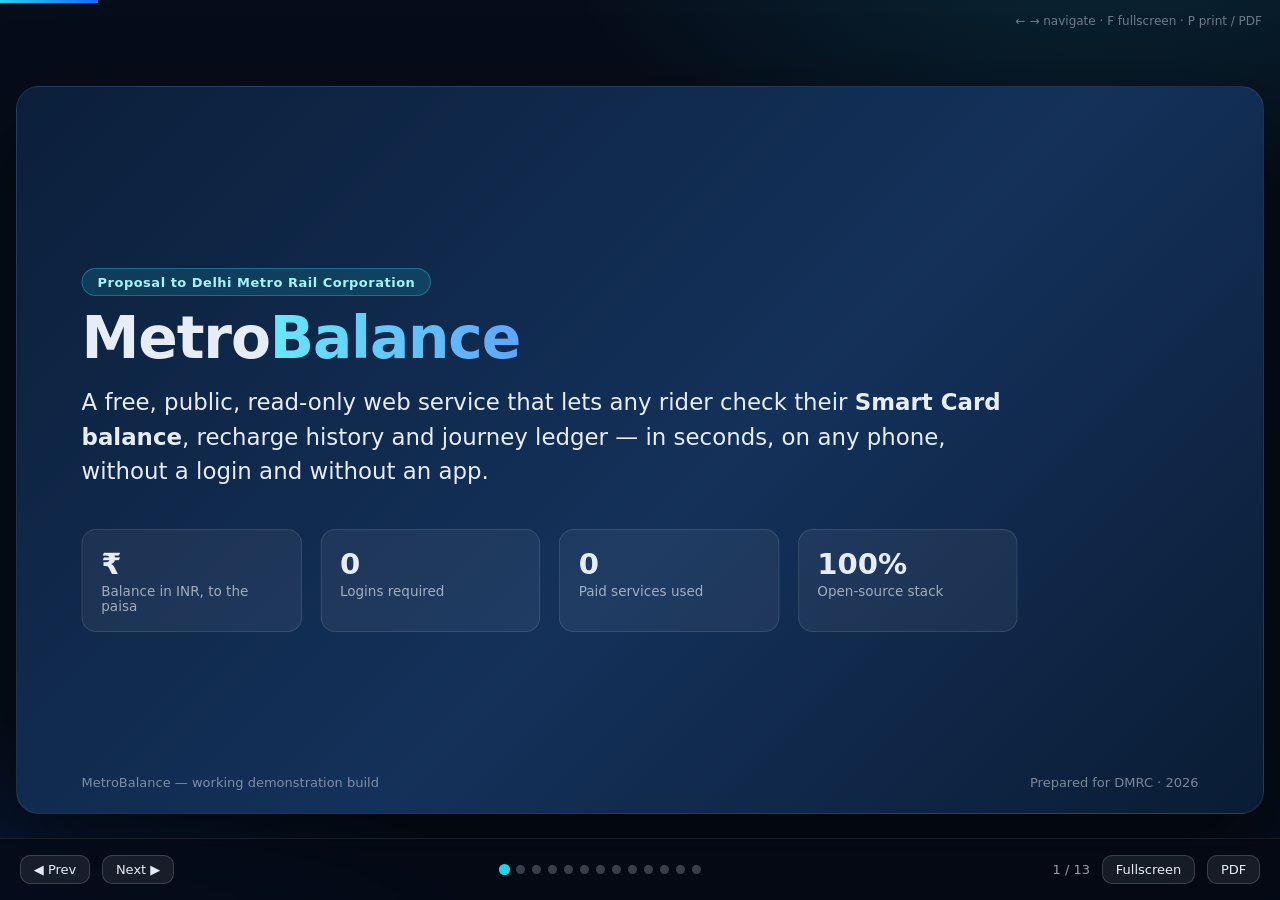
<file: docs/index.html>
<!DOCTYPE html>
<html lang="en">
<head>
<meta charset="utf-8" />
<meta name="viewport" content="width=device-width, initial-scale=1" />
<title>MetroBalance — Proposal to Delhi Metro (DMRC)</title>
<meta name="description" content="MetroBalance: a free, public, read-only Smart Card balance and transaction enquiry web service proposed to Delhi Metro Rail Corporation." />
<style>
  :root{
    --navy:#0b1f3a; --navy2:#122c4f; --blue:#0d6efd; --cyan:#22d3ee; --green:#10b981;
    --amber:#f59e0b; --ink:#0f172a; --muted:#64748b; --line:#e2e8f0; --bg:#f5f7fb;
    --slide-w:1200px; --slide-h:700px;
  }
  *{box-sizing:border-box;}
  html,body{margin:0;padding:0;height:100%;}
  body{
    background:radial-gradient(900px 500px at 85% -10%, rgba(34,211,238,.14), transparent 60%),
               radial-gradient(700px 400px at 5% 105%, rgba(13,110,253,.16), transparent 60%),
               #060d1a;
    color:#e6edf6;
    font-family:"Segoe UI",system-ui,-apple-system,"Helvetica Neue",Arial,sans-serif;
    -webkit-font-smoothing:antialiased;overflow:hidden;
  }
  #progress{position:fixed;top:0;left:0;height:3px;width:0;background:linear-gradient(90deg,var(--cyan),var(--blue));z-index:60;transition:width .35s ease;}
  .stage{position:fixed;inset:0;display:grid;place-items:center;padding:16px 16px 84px;}
  .slide{
    position:absolute;width:var(--slide-w);height:var(--slide-h);
    border-radius:22px;overflow:hidden;display:none;
    transform-origin:center center;
    box-shadow:0 40px 90px rgba(0,0,0,.55);
    background:linear-gradient(135deg,var(--navy) 0%,#14315a 55%,#0a1c34 100%);
    border:1px solid rgba(255,255,255,.08);
  }
  .slide.is-active{display:block;animation:fade .35s ease;}
  @keyframes fade{from{opacity:0;transform:translateY(10px) scale(.995);}to{opacity:1;transform:none;}}
  .slide--light{background:linear-gradient(180deg,#ffffff,#f2f6fc);color:var(--ink);border-color:rgba(15,23,42,.08);}
  .pad{padding:52px 62px;height:100%;display:flex;flex-direction:column;}
  .eyebrow{display:inline-flex;align-items:center;gap:.5rem;background:rgba(34,211,238,.14);border:1px solid rgba(34,211,238,.35);
    color:#a5f3fc;border-radius:999px;padding:.3rem .9rem;font-size:.78rem;font-weight:600;letter-spacing:.04em;width:fit-content;}
  .slide--light .eyebrow{background:rgba(13,110,253,.08);border-color:rgba(13,110,253,.2);color:#0b4bb3;}
  h1{font-size:56px;line-height:1.06;margin:.7rem 0 1rem;font-weight:800;letter-spacing:-.02em;}
  h2{font-size:38px;line-height:1.12;margin:.5rem 0 .8rem;font-weight:800;letter-spacing:-.015em;}
  h3{font-size:21px;font-weight:700;margin:0 0 .4rem;}
  p{font-size:18px;line-height:1.55;margin:0 0 1rem;}
  .muted{color:rgba(230,237,246,.72);}
  .slide--light .muted{color:var(--muted);}
  .lead{font-size:22px;line-height:1.5;max-width:56rem;}
  .grad{background:linear-gradient(90deg,#67e8f9,#60a5fa);-webkit-background-clip:text;background-clip:text;color:transparent;}
  .row{display:flex;gap:20px;}
  .grow{flex:1;}
  .card{background:rgba(255,255,255,.055);border:1px solid rgba(255,255,255,.10);border-radius:16px;padding:20px 22px;}
  .slide--light .card{background:#fff;border:1px solid var(--line);box-shadow:0 8px 24px rgba(11,31,58,.07);}
  .card h3{font-size:19px;}
  .card p,.card li{font-size:15.5px;line-height:1.5;color:rgba(230,237,246,.78);}
  .slide--light .card p,.slide--light .card li{color:#475569;}
  ul{margin:.2rem 0 0;padding-left:1.15rem;}
  li{margin-bottom:.4rem;}
  .stat-row{display:flex;gap:18px;}
  .stat{flex:1;background:rgba(255,255,255,.055);border:1px solid rgba(255,255,255,.10);border-radius:14px;padding:16px 18px;}
  .slide--light .stat{background:#fff;border:1px solid var(--line);}
  .stat .v{font-size:28px;font-weight:800;}
  .stat .k{font-size:13px;color:rgba(230,237,246,.65);margin-top:2px;}
  .slide--light .stat .k{color:var(--muted);}
  .tag{display:inline-block;background:rgba(16,185,129,.16);border:1px solid rgba(16,185,129,.4);color:#6ee7b7;
    border-radius:999px;padding:.18rem .65rem;font-size:11.5px;font-weight:700;letter-spacing:.05em;}
  .tag--amber{background:rgba(245,158,11,.16);border-color:rgba(245,158,11,.45);color:#fcd34d;}
  .tag--blue{background:rgba(13,110,253,.18);border-color:rgba(96,165,250,.45);color:#93c5fd;}
  .foot{position:absolute;left:62px;right:62px;bottom:22px;display:flex;justify-content:space-between;
    font-size:12.5px;color:rgba(230,237,246,.5);}
  .slide--light .foot{color:#94a3b8;}
  .quote{border-left:4px solid var(--cyan);padding:14px 20px;background:rgba(34,211,238,.09);border-radius:0 12px 12px 0;font-size:18px;}
  .slide--light .quote{background:#fff;border:1px solid var(--line);border-left:4px solid var(--blue);color:#334155;}
  .quote cite{display:block;font-style:normal;font-size:13.5px;color:rgba(230,237,246,.6);margin-top:8px;}
  .slide--light .quote cite{color:var(--muted);}
  table{width:100%;border-collapse:collapse;font-size:14.5px;}
  th{text-align:left;font-size:11.5px;letter-spacing:.08em;text-transform:uppercase;color:rgba(230,237,246,.55);
    padding:8px 12px;border-bottom:1px solid rgba(255,255,255,.14);}
  .slide--light th{color:#94a3b8;border-bottom-color:var(--line);}
  td{padding:8px 12px;border-bottom:1px solid rgba(255,255,255,.08);}
  .slide--light td{border-bottom-color:#eef2f7;color:#334155;}
  code{font-family:Consolas,"SF Mono",Menlo,monospace;font-size:13.5px;background:rgba(255,255,255,.08);
    padding:2px 6px;border-radius:6px;color:#a5f3fc;}
  .slide--light code{background:#eef4ff;color:#0b4bb3;}
  .layers{display:flex;flex-direction:column;gap:9px;}
  .layer{display:flex;align-items:center;gap:14px;background:rgba(255,255,255,.055);border:1px solid rgba(255,255,255,.10);
    border-radius:12px;padding:11px 16px;}
  .layer .k{font-size:10.5px;font-weight:800;letter-spacing:.1em;text-transform:uppercase;color:#a5f3fc;width:105px;flex:none;}
  .layer .n{font-weight:700;font-size:16.5px;width:225px;flex:none;}
  .layer .d{font-size:14.5px;color:rgba(230,237,246,.7);}
  .slide--light .layer{background:#fff;border:1px solid var(--line);}
  .slide--light .layer .d{color:#64748b;}
  .arrows{text-align:center;color:rgba(230,237,246,.3);font-size:13px;line-height:.6;}
  .phone{background:#0b1626;border:1px solid rgba(255,255,255,.12);border-radius:20px;padding:18px;box-shadow:0 18px 40px rgba(0,0,0,.45);}
  .phone .bar{height:9px;border-radius:6px;background:rgba(255,255,255,.10);margin-bottom:12px;}
  .phone .bal{font-size:32px;font-weight:800;color:#fff;}
  .phone .lab{font-size:10.5px;letter-spacing:.1em;text-transform:uppercase;color:rgba(230,237,246,.55);}
  .phone .rowl{display:flex;justify-content:space-between;font-size:12px;color:rgba(230,237,246,.65);padding:6px 0;border-bottom:1px solid rgba(255,255,255,.08);}
  .chips{display:flex;gap:8px;flex-wrap:wrap;}
  .chip{border:1px solid rgba(255,255,255,.16);border-radius:999px;padding:.25rem .7rem;font-size:12.5px;color:rgba(230,237,246,.8);}
  .slide--light .chip{border-color:var(--line);color:#475569;background:#fff;}
  .nav{position:fixed;left:0;right:0;bottom:0;height:62px;display:flex;align-items:center;gap:12px;
    padding:0 20px;background:rgba(4,10,20,.75);backdrop-filter:blur(10px);border-top:1px solid rgba(255,255,255,.08);z-index:50;}
  .btn{background:rgba(255,255,255,.08);border:1px solid rgba(255,255,255,.16);color:#e6edf6;border-radius:10px;
    padding:.4rem .8rem;font-size:13px;cursor:pointer;font-family:inherit;}
  .btn:hover{background:rgba(34,211,238,.16);border-color:var(--cyan);}
  .dots{display:flex;gap:7px;flex:1;justify-content:center;flex-wrap:wrap;}
  .dot{width:9px;height:9px;border-radius:50%;background:rgba(255,255,255,.22);cursor:pointer;border:none;padding:0;}
  .dot.is-active{background:var(--cyan);transform:scale(1.25);}
  .counter{font-size:13px;color:rgba(230,237,246,.65);min-width:64px;text-align:right;font-variant-numeric:tabular-nums;}
  .hint{position:fixed;right:18px;top:14px;font-size:12px;color:rgba(230,237,246,.45);z-index:50;}
  .grid2{display:grid;grid-template-columns:1fr 1fr;gap:20px;}
  .grid3{display:grid;grid-columns:repeat(3,1fr);gap:18px;}
  .grid4{display:grid;grid-template-columns:repeat(4,1fr);gap:16px;}
  .kpi{background:linear-gradient(135deg,rgba(13,110,253,.22),rgba(34,211,238,.12));border:1px solid rgba(96,165,250,.30);
    border-radius:16px;padding:18px;}
  .kpi .v{font-size:28px;font-weight:800;}
  .kpi .k{font-size:13px;color:rgba(230,237,246,.7);margin-top:4px;line-height:1.4;}
  /* dense slides - tighter typography so nothing is clipped at 1200x700 */
  .slide--dense .pad{padding:44px 54px;}
  .slide--dense h2{font-size:31px;line-height:1.1;margin:.35rem 0 .5rem;}
  .slide--dense p{font-size:16px;line-height:1.45;margin:0 0 .65rem;}
  .slide--dense .card{padding:16px 18px;}
  .slide--dense .card h3{font-size:17px;margin-bottom:.3rem;}
  .slide--dense .card p,.slide--dense .card li{font-size:14px;line-height:1.42;}
  .slide--dense .grid2,.slide--dense .grid3,.slide--dense .grid4{gap:14px;}
  .slide--dense table{font-size:13.5px;}
  .slide--dense th,.slide--dense td{padding:6px 10px;}
  .slide--dense .kpi{padding:14px;}
  .slide--dense .kpi .v{font-size:21px;}
  .slide--dense .kpi .k{font-size:12.5px;}
  .slide--dense .foot{left:54px;right:54px;}
  .slide--light .kpi{background:linear-gradient(135deg,#eff6ff,#ecfeff);border-color:#cfe3ff;}
  .slide--light .kpi .k{color:#475569;}
  @media print{
    body{background:#fff;overflow:visible;}
    .stage{position:static;display:block;padding:0;}
    .nav,.hint,#progress{display:none !important;}
    .slide{display:block !important;position:relative;page-break-after:always;break-after:page;transform:none !important;
      width:var(--slide-w);height:var(--slide-h);box-shadow:none;border-radius:0;}
    @page{size:1200px 700px;margin:0;}
  }
</style>
</head>
<body>
<div id="progress"></div>
<div class="hint">← → navigate · F fullscreen · P print / PDF</div>
<div class="stage" id="stage">

  <!-- 1 — Cover -->
  <section class="slide is-active">
    <div class="pad" style="justify-content:center;">
      <span class="eyebrow">Proposal to Delhi Metro Rail Corporation</span>
      <h1>Metro<span class="grad">Balance</span></h1>
      <p class="lead">A free, public, read-only web service that lets any rider check their
        <strong>Smart Card balance</strong>, recharge history and journey ledger — in seconds, on any phone,
        without a login and without an app.</p>
      <div class="stat-row" style="margin-top:1.4rem;max-width:900px;">
        <div class="stat"><div class="v">&#8377;</div><div class="k">Balance in INR, to the paisa</div></div>
        <div class="stat"><div class="v">0</div><div class="k">Logins required</div></div>
        <div class="stat"><div class="v">0</div><div class="k">Paid services used</div></div>
        <div class="stat"><div class="v">100%</div><div class="k">Open-source stack</div></div>
      </div>
      <div class="foot"><span>MetroBalance — working demonstration build</span><span>Prepared for DMRC · 2026</span></div>
    </div>
  </section>

  <!-- 2 — Problem -->
  <section class="slide">
    <div class="pad">
      <span class="eyebrow">The problem</span>
      <h2>Riders cannot see their balance without touching a machine</h2>
      <div class="row grow" style="margin-top:.3rem;align-items:center;">
        <div class="grow">
          <div class="quote">“No, you cannot check your card balance online.”
            <cite>— DMRC Smart Card FAQ (dmrcsmartcard.com)</cite></div>
          <ul class="muted" style="font-size:16.5px;margin-top:1rem;">
            <li>To know “how much is left”, a rider must find an <strong>Add Value Machine</strong> or a staffed counter.</li>
            <li>Top-ups stay invisible until a gate rejects the journey — the fare deduction is the only feedback.</li>
            <li>Students, senior citizens, tourists and daily commuters cannot reconcile top-ups against journeys themselves.</li>
            <li>Every such query becomes staff time at a counter or a call-centre interaction.</li>
          </ul>
        </div>
        <div style="width:380px;flex:none;">
          <div class="grid2" style="gap:14px;">
            <div class="kpi"><div class="v">6</div><div class="k">Metro lines, one Smart Card</div></div>
            <div class="kpi"><div class="v">250+</div><div class="k">Stations across the network</div></div>
            <div class="kpi"><div class="v">24×7</div><div class="k">When riders actually travel</div></div>
            <div class="kpi"><div class="v">0</div><div class="k">Online balance channels today</div></div>
          </div>
        </div>
      </div>
      <div class="foot"><span>MetroBalance</span><span>2</span></div>
    </div>
  </section>

  <!-- 3 — Proposal -->
  <section class="slide slide--light slide--dense">
    <div class="pad">
      <span class="eyebrow">The proposal</span>
      <h2>One public enquiry surface for every Smart Card</h2>
      <p class="muted">MetroBalance turns card enquiries into a self-service web experience — and is architected so that
        DMRC can plug in an authorised data source later without rewriting a single line of the UI.</p>
      <div class="grid3" style="margin-top:.4rem;">
        <div class="card">
          <span class="tag">Consumer</span>
          <h3 style="margin-top:12px;">Balance in one tap</h3>
          <p>Type the card number, read the available balance in rupees and the timestamp of the last update. No
            registration, no OTP, no app install.</p>
        </div>
        <div class="card">
          <span class="tag tag--blue">Consumer</span>
          <h3 style="margin-top:12px;">Balance + history</h3>
          <p>Recharge history with amount, channel and mode — and every journey fare deduction with stations, line and
            fare slab, so a rider can reconcile their card themselves.</p>
        </div>
        <div class="card">
          <span class="tag tag--amber">DMRC-facing</span>
          <h3 style="margin-top:12px;">Ready for an authorised feed</h3>
          <p>A single <code>IMetroCardProvider</code> seam isolates the data source. Swap the demo provider for an
            authorised DMRC service and every screen keeps working.</p>
        </div>
      </div>
      <div class="card" style="margin-top:.8rem;padding:18px 22px;">
        <h3 style="font-size:17px;">What we are <u>not</u> asking for</h3>
        <p style="margin:0;">No exclusive rights, no paid licence, no per-transaction fee, no hardware, no change to
          the card, no new app for riders to install, and no data scraped from any website.</p>
      </div>
      <div class="foot"><span>MetroBalance</span><span>3</span></div>
    </div>
  </section>

  <!-- 4 — Product -->
  <section class="slide slide--dense">
    <div class="pad">
      <span class="eyebrow">Product — already built</span>
      <h2>What riders actually see</h2>
      <div class="row grow" style="margin-top:.3rem;align-items:center;">
        <div class="phone" style="width:270px;flex:none;">
          <div class="lab">Money left on the card — demo data</div>
          <div class="bal">&#8377; 2,725.50</div>
          <div class="rowl"><span>Card</span><span>DMRC-DEMO-1001</span></div>
          <div class="rowl"><span>Card holder</span><span>Aarav Sharma</span></div>
          <div class="rowl"><span>Card type</span><span>Silver · Active</span></div>
          <div class="rowl" style="border:none;"><span>Last updated</span><span>26 Nov 2026, 08:12</span></div>
          <div class="chips" style="margin-top:12px;">
            <span class="chip">Blue</span><span class="chip">Yellow</span><span class="chip">Red</span>
            <span class="chip">Violet</span><span class="chip">Pink</span><span class="chip">Green</span>
          </div>
        </div>
        <div class="grow">
          <div class="grid2" style="gap:16px;">
            <div class="card"><h3>Just the balance</h3><p>A compact, mobile-first card that answers one question: how much
              money is left, and when was it last updated.</p></div>
            <div class="card"><h3>Balance + history</h3><p>Money left, card holder, card status, total money added, every
              top-up and every fare deduction in one screen.</p></div>
            <div class="card"><h3>Honest with real cards</h3><p>For a real card number, the app never invents a
              balance — it states DMRC's policy and shows the official AVM / counter / FAQ channels.</p></div>
            <div class="card"><h3>Enterprise ready</h3><p>Swagger-documented REST API, uniform response envelope,
              consistent error codes (400 / 404 / 409) and anti-forgery protection on form posts.</p></div>
            <div class="card"><h3>Rider-first wording</h3><p>Every screen is written in everyday words — “how much money is
              left on the card”, “every time you added money”, “every trip and what it cost” — with a plain-English
              glossary and a “Why this is useful to you” panel.</p></div>
          </div>
        </div>
      </div>
      <div class="foot"><span>MetroBalance — running application</span><span>4</span></div>
    </div>
  </section>

  <!-- 5 — Live demo -->
  <section class="slide slide--light">
    <div class="pad">
      <span class="eyebrow">Live demo</span>
      <h2>See it working — in under a minute</h2>
      <div class="row grow" style="margin-top:.3rem;align-items:center;">
        <div class="grow">
          <div class="card" style="margin-bottom:14px;">
            <h3>1 · Just the balance</h3>
            <p>Enter <code>DMRC-DEMO-1001</code> → <strong>Just the balance</strong> → <em>Check balance</em>.
              The app returns the money left on the card, card type, status and last-update time.</p>
          </div>
          <div class="card" style="margin-bottom:14px;">
            <h3>2 · Balance + history</h3>
            <p>Switch to <strong>Balance + history</strong> to see every top-up and the journey ledger with
              stations, line and fare.</p>
          </div>
          <div class="card">
            <h3>3 · A real card number</h3>
            <p>Enter a real-format card number → the app shows the policy note and the official DMRC channels.
              <strong>Never a fabricated figure.</strong></p>
          </div>
        </div>
        <div style="width:400px;flex:none;">
          <div class="card" style="background:linear-gradient(135deg,#eff6ff,#ecfeff);border-color:#cfe3ff;">
            <h3>Try it yourself — every link is public</h3>
            <p style="margin-bottom:10px;">The working demo needs no login and opens on any phone or laptop:</p>
            <ul>
              <li>Live interactive demo — <code>theprabhanshu-dev.github.io/metrobalance/demo/</code></li>
              <li>API responses (real JSON) — same link, <code>#api</code></li>
              <li>Screen-by-screen website preview — <code>…/previews/website-preview.html</code></li>
              <li>Source code — <code>github.com/ThePrabhanshu-dev/metrobalance</code></li>
            </ul>
            <p style="margin-top:12px;margin-bottom:0;font-size:13.5px;">The full .NET application (with
              <code>/api/cards/{cardNumber}/balance</code>, <code>/statement</code> and Swagger) runs from the same
              source code; the public demo above is a static capture of it, so it always opens.</p>
          </div>
          <div class="card" style="margin-top:14px;">
            <h3>Also available</h3>
            <p style="margin:0;">A PDF of this deck can be exported with the <em>P</em> key, and the full source code is
              in the accompanying repository.</p>
          </div>
        </div>
      </div>
      <div class="foot"><span>MetroBalance</span><span>5</span></div>
    </div>
  </section>

  <!-- 6 — Architecture -->
  <section class="slide">
    <div class="pad">
      <span class="eyebrow">Architecture</span>
      <h2>Clean layers, one replaceable seam</h2>
      <div class="row grow" style="margin-top:.3rem;gap:26px;align-items:center;">
        <div class="grow">
          <div class="layers">
            <div class="layer"><div class="k">Presentation</div><div class="n">MetroBalance.Web</div>
              <div class="d">ASP.NET Core MVC · Bootstrap 5 · responsive front end · Razor views</div></div>
            <div class="arrows">▲ ▼</div>
            <div class="layer"><div class="k">API</div><div class="n">MetroBalance.Api</div>
              <div class="d">REST endpoints · Swagger / OpenAPI · uniform error envelope</div></div>
            <div class="arrows">▲ ▼</div>
            <div class="layer"><div class="k">Application</div><div class="n">MetroBalance.Core</div>
              <div class="d">Domain models · DTO contracts · validation · provider interface</div></div>
            <div class="arrows">▲ ▼</div>
            <div class="layer"><div class="k">Infrastructure</div><div class="n">MetroBalance.Infrastructure</div>
              <div class="d">MockMetroCardProvider · in-memory store · demo data factory</div></div>
          </div>
        </div>
        <div style="width:380px;flex:none;">
          <div class="card" style="border-color:rgba(34,211,238,.45);background:rgba(34,211,238,.10);margin-bottom:14px;">
            <h3>The DMRC seam</h3>
            <p style="margin-bottom:8px;"><code>IMetroCardProvider</code> is the only door to card data. Today it is
              served by an in-memory demo provider.</p>
            <p style="margin:0;">When an authorised feed is granted, we implement the same interface, register it in
              the DI container and switch one configuration flag — no controller, view or service changes.</p>
          </div>
          <div class="card">
            <h3>Deliberate design choices</h3>
            <ul>
              <li><strong>No database</strong> — in-memory lists &amp; dictionaries; nothing to breach.</li>
              <li><strong>No scraping</strong> — nothing is read from any DMRC or third-party site.</li>
              <li><strong>No invented data</strong> — every response is flagged as demo or real.</li>
              <li><strong>No paid dependencies</strong> — .NET 10, Bootstrap 5, Swagger. All free.</li>
            </ul>
          </div>
        </div>
      </div>
      <div class="foot"><span>MetroBalance</span><span>6</span></div>
    </div>
  </section>

  <!-- 7 — API -->
  <section class="slide slide--light">
    <div class="pad">
      <span class="eyebrow">Integration surface</span>
      <h2>A small, stable API — ready for a DMRC feed</h2>
      <div class="row grow" style="margin-top:.2rem;gap:24px;align-items:center;">
        <div class="grow">
          <table>
            <thead><tr><th>Endpoint</th><th>Purpose</th><th style="width:100px;">Status</th></tr></thead>
            <tbody>
              <tr><td><code>GET /api/cards/{card}/balance</code></td><td>Available balance + last update</td><td><span class="tag">Live</span></td></tr>
              <tr><td><code>GET /api/cards/{card}/recharges</code></td><td>Recharge / top-up history</td><td><span class="tag">Live</span></td></tr>
              <tr><td><code>GET /api/cards/{card}/transactions</code></td><td>Journey fare deductions</td><td><span class="tag">Live</span></td></tr>
              <tr><td><code>GET /api/cards/{card}/statement</code></td><td>Everything, in one payload</td><td><span class="tag">Live</span></td></tr>
              <tr><td><code>GET /api/cards/{card}/enquiry</code></td><td>Card status + guidance for real cards</td><td><span class="tag">Live</span></td></tr>
              <tr><td><code>GET /api/cards/{card}/amount</code></td><td>Balance-only answer (₹ value or null)</td><td><span class="tag">Live</span></td></tr>
              <tr><td><code>GET /api/cards/demo-numbers</code></td><td>Sample card numbers for evaluation</td><td><span class="tag">Live</span></td></tr>
            </tbody>
          </table>
          <p class="muted" style="font-size:14.5px;margin-top:12px;">Uniform envelope:
            <code>{ success, message, data, errorCode, timestampUtc }</code> · HTTP <code>400</code> invalid card,
            <code>404</code> unknown card, <code>409</code> blocked or expired card.</p>
        </div>
        <div style="width:340px;flex:none;">
          <div class="card">
            <h3>Contract stability</h3>
            <p>These endpoints and their JSON shape are the integration contract. An authorised DMRC service can be added
              behind them, so any consumer written against this API keeps working unchanged.</p>
          </div>
          <div class="card" style="margin-top:14px;">
            <h3>White-label ready</h3>
            <p>The front end can be re-skinned to DMRC branding and embedded on the official website as a self-service
              widget — subject to DMRC's branding approval.</p>
          </div>
        </div>
      </div>
      <div class="foot"><span>MetroBalance</span><span>7</span></div>
    </div>
  </section>

  <!-- 8 — Trust -->
  <section class="slide">
    <div class="pad">
      <span class="eyebrow">Trust &amp; compliance</span>
      <h2>Privacy and safety are designed in, not bolted on</h2>
      <div class="grid4" style="margin-top:.4rem;">
        <div class="card"><h3>No card data stored</h3><p>The current build holds no card data at all. A production build
          would be stateless per request.</p></div>
        <div class="card"><h3>No personal data</h3><p>Only the card number typed by the rider is processed — no name, no
          phone number, no OTP, no account.</p></div>
        <div class="card"><h3>No scraping</h3><p>We never read or replicate data from DMRC, partner or any other
          website.</p></div>
        <div class="card"><h3>Transparent labelling</h3><p>Every response states whether it is demo or live, and a real
          card never carries a fabricated amount.</p></div>
      </div>
      <div class="card" style="margin-top:.9rem;">
        <h3>Proposed controls for a DMRC production deployment</h3>
        <ul style="columns:2;column-gap:30px;">
          <li>Request rate-limiting and per-IP throttling on the enquiry endpoints</li>
          <li>TLS-only, HSTS, standard security headers and a strict Content-Security-Policy</li>
          <li>Anti-forgery tokens on form posts and an audit trail of enquiry requests</li>
          <li>No card identifiers in logs; truncation and hashing where retention is required</li>
          <li>Data-minimisation aligned with the Digital Personal Data Protection Act, 2023</li>
          <li>DMRC-hosted or DMRC-approved hosting, with an agreed retention and deletion policy</li>
        </ul>
      </div>
      <div class="foot"><span>MetroBalance</span><span>8</span></div>
    </div>
  </section>

  <!-- 9 — Integration options -->
  <section class="slide slide--light">
    <div class="pad">
      <span class="eyebrow">How we integrate</span>
      <h2>Four paths to live data — we need only one</h2>
      <div class="grid2" style="margin-top:.4rem;gap:16px;">
        <div class="card"><span class="tag">Preferred</span><h3 style="margin-top:10px;">A · Authorised read API</h3>
          <p>DMRC (or its nominated processor) exposes a read-only balance &amp; transaction endpoint over mTLS or
            signed requests. MetroBalance becomes a pure consumer. Highest control, cleanest audit trail.</p></div>
        <div class="card"><span class="tag tag--blue">Low effort</span><h3 style="margin-top:10px;">B · Settlement / ledger feed</h3>
          <p>DMRC's back-office already records top-ups and fare deductions. A nightly or near-real-time export of that
            ledger lets the service answer “what was left” without touching the card or the station network.</p></div>
        <div class="card"><span class="tag tag--blue">Zero backend</span><h3 style="margin-top:10px;">C · AVM / kiosk deep link</h3>
          <p>A rider taps a QR code or NFC tag at the machine; the browser reads the balance the machine already
            displays and the app simply renders it. No backend integration at all.</p></div>
        <div class="card"><span class="tag tag--amber">Launch now</span><h3 style="margin-top:10px;">D · Guided self-service</h3>
          <p>From day one, DMRC's own FAQ channels are surfaced inside the app: AVM locations, counter guidance and
            recharge instructions in the rider's language, with no live data required.</p></div>
      </div>
      <p class="muted" style="font-size:14.5px;margin-top:.9rem;">Options A and B are server-side and fit the existing
        architecture exactly. Options C and D ship value immediately while A is being formalised. We are happy to start
        with D and pilot A.</p>
      <div class="foot"><span>MetroBalance</span><span>9</span></div>
    </div>
  </section>

  <!-- 10 — Honesty -->
  <section class="slide">
    <div class="pad">
      <span class="eyebrow">Honesty first</span>
      <h2>What we will never do</h2>
      <div class="row grow" style="margin-top:.3rem;gap:22px;align-items:center;">
        <div class="grow">
          <ul style="font-size:17px;">
            <li><strong>Never scrape</strong> DMRC, dmrcsmartcard.com or any partner site to build a balance figure.</li>
            <li><strong>Never invent</strong> a balance, a transaction or an endpoint and present it as real.</li>
            <li><strong>Never bypass</strong> card security, station systems or DMRC access controls.</li>
            <li><strong>Never lock riders in</strong> — no login wall, no app install, no data held about users.</li>
            <li><strong>Never use DMRC branding</strong> or the DMRC name without written permission.</li>
          </ul>
          <div class="quote" style="margin-top:1.1rem;">The application is honest by default: for a real card it shows
            DMRC's published position and the official channels — because that is the truth today.
            <cite>— This is also why the architecture is ready for an authorised feed the day DMRC grants one.</cite></div>
        </div>
        <div style="width:360px;flex:none;">
          <div class="card">
            <h3>Governance</h3>
            <ul>
              <li>DMRC approves branding, wording and placement before anything goes live.</li>
              <li>Written agreement on data scope, retention and audit before the feed is enabled.</li>
              <li>DMRC can require the service to be hosted inside its own environment.</li>
              <li>Public disclosure that the service is a third-party initiative where DMRC wishes.</li>
            </ul>
          </div>
        </div>
      </div>
      <div class="foot"><span>MetroBalance</span><span>10</span></div>
    </div>
  </section>

  <!-- 11 — Rollout -->
  <section class="slide slide--light slide--dense">
    <div class="pad">
      <span class="eyebrow">Delivery</span>
      <h2>A staged rollout that needs no budget up front</h2>
      <table style="margin-top:.5rem;">
        <thead><tr><th style="width:120px;">Phase</th><th style="width:100px;">Duration</th><th>Outcome</th><th style="width:200px;">Needs from DMRC</th></tr></thead>
        <tbody>
          <tr><td><strong>Phase 0</strong><br /><span class="muted">Now</span></td><td>Live today</td>
            <td>This demonstration build, the API and the deck; guided self-service content for real cards.</td>
            <td>Nothing — just a look.</td></tr>
          <tr><td><strong>Phase 1</strong><br /><span class="muted">UAT</span></td><td>4–6 weeks</td>
            <td>Authorised sandbox feed (option A) or ledger export (option B); DMRC-branded pilot on a limited card range.</td>
            <td>A named owner and a test credential or file.</td></tr>
          <tr><td><strong>Phase 2</strong><br /><span class="muted">Pilot</span></td><td>6–8 weeks</td>
            <td>DMRC-hosted environment, rate limits, monitoring and audit reporting; rider feedback loop.</td>
            <td>Approval to pilot and to publish.</td></tr>
          <tr><td><strong>Phase 3</strong><br /><span class="muted">PRD</span></td><td>8–12 weeks</td>
            <td>Production release: full integration, SLA, support and a documented run-book.</td>
            <td>Production access and sign-off.</td></tr>
        </tbody>
      </table>
      <div class="grid3" style="margin-top:.9rem;">
        <div class="kpi"><div class="v">No licence fee</div><div class="k">Open-source stack, no per-use cost</div></div>
        <div class="kpi"><div class="v">No rider cost</div><div class="k">Free to the public, forever</div></div>
        <div class="kpi"><div class="v">Reversible</div><div class="k">DMRC can host, fork or stop it at any time</div></div>
      </div>
      <div class="foot"><span>MetroBalance</span><span>11</span></div>
    </div>
  </section>

  <!-- 12 — The ask -->
  <section class="slide">
    <div class="pad">
      <span class="eyebrow">The ask</span>
      <h2>What we are asking DMRC for</h2>
      <div class="row grow" style="margin-top:.3rem;gap:22px;align-items:center;">
        <div class="grow">
          <div class="layers">
            <div class="layer"><div class="k">Step 1</div><div class="n">A 30-minute review</div>
              <div class="d">Run this deck, look at the live build, tell us what a rider should see.</div></div>
            <div class="layer"><div class="k">Step 2</div><div class="n">A technical owner</div>
              <div class="d">Someone in IT &amp; Automation or Customer Services to point us at the right data path.</div></div>
            <div class="layer"><div class="k">Step 3</div><div class="n">A sandbox</div>
              <div class="d">A test credential or a sample ledger extract, so we can prove the integration end to end.</div></div>
            <div class="layer"><div class="k">Step 4</div><div class="n">A pilot</div>
              <div class="d">Approval to run a limited, branded pilot — no public launch without your sign-off.</div></div>
          </div>
        </div>
        <div style="width:360px;flex:none;">
          <div class="card" style="border-color:rgba(34,211,238,.45);background:rgba(34,211,238,.10);">
            <h3>Why now</h3>
            <p style="margin:0;">The application is already built, already honest and already architected for an
              authorised feed. The only missing pieces are permission and a data path — both of which only DMRC can give.</p>
          </div>
          <div class="card" style="margin-top:14px;">
            <h3>What we bring</h3>
            <ul>
              <li>The complete working application and its source code</li>
              <li>The integration seam and the API contract</li>
              <li>All future maintenance, hosting and support at no cost</li>
              <li>Full transparency on branding and data usage</li>
            </ul>
          </div>
        </div>
      </div>
      <div class="foot"><span>MetroBalance — thank you</span><span>12</span></div>
    </div>
  </section>

  <!-- 13 — Close -->
  <section class="slide slide--light">
    <div class="pad" style="justify-content:center;text-align:center;align-items:center;">
      <span class="eyebrow">Thank you</span>
      <h1 style="font-size:48px;">Let's make the balance <span class="grad">visible</span>.</h1>
      <p class="muted" style="max-width:44rem;margin-bottom:1.4rem;">
        MetroBalance is a free, no-login, no-database demonstration of a Delhi Metro Smart Card enquiry service —
        built in full, ready to integrate, and available for your evaluation today.</p>
      <div class="chips" style="justify-content:center;margin-bottom:1.6rem;">
        <span class="chip">Live demo — <code>theprabhanshu-dev.github.io/metrobalance/demo/</code></span>
        <span class="chip">API responses — <code>…/demo/#api</code></span>
        <span class="chip">Website preview — <code>…/previews/website-preview.html</code></span>
        <span class="chip">Proposal (PDF) — <code>…/MetroBalance-DMRC-Proposal.pdf</code></span>
        <span class="chip">Source code — github.com/ThePrabhanshu-dev/metrobalance</span>
      </div>
      <div class="card" style="max-width:740px;text-align:left;">
        <p style="margin:0;font-size:15.5px;">
          <strong>Presenter:</strong> Prabhanshu Shukla · <strong>Project:</strong> MetroBalance ·
          <strong>Stack:</strong> .NET 10 ASP.NET Core MVC + Web API · Bootstrap 5 · Swagger ·
          <strong>Cost:</strong> zero database, zero paid services.
        </p>
      </div>
      <p class="muted" style="font-size:12.5px;margin-top:1.6rem;">Independent demonstration project. Not affiliated with,
        endorsed by or connected to DMRC or Delhi Metro Rail Corporation. All balances shown in this deck are
        simulated demo data.</p>
    </div>
  </section>

</div>

<div class="nav">
  <button class="btn" id="prev">&#9664; Prev</button>
  <button class="btn" id="next">Next &#9654;</button>
  <div class="dots" id="dots"></div>
  <span class="counter" id="counter">1 / 13</span>
  <button class="btn" id="fs">Fullscreen</button>
  <button class="btn" id="pr">PDF</button>
</div>

<script>
(function(){
  var slides = Array.prototype.slice.call(document.querySelectorAll('.slide'));
  var dotsEl = document.getElementById('dots');
  var counter = document.getElementById('counter');
  var progress = document.getElementById('progress');
  var i = 0;

  slides.forEach(function(s, idx){
    var b = document.createElement('button');
    b.className = 'dot' + (idx === 0 ? ' is-active' : '');
    b.setAttribute('aria-label', 'Slide ' + (idx + 1));
    b.addEventListener('click', function(){ go(idx); });
    dotsEl.appendChild(b);
  });
  var dots = Array.prototype.slice.call(dotsEl.children);

  function go(n){
    i = Math.max(0, Math.min(slides.length - 1, n));
    slides.forEach(function(s, idx){ s.classList.toggle('is-active', idx === i); });
    dots.forEach(function(d, idx){ d.classList.toggle('is-active', idx === i); });
    counter.textContent = (i + 1) + ' / ' + slides.length;
    progress.style.width = (((i + 1) / slides.length) * 100) + '%';
    try { history.replaceState(null, '', '#' + (i + 1)); } catch (e) {}
    fit();
  }

  function fit(){
    var availW = window.innerWidth - 32;
    var availH = window.innerHeight - 62 - 84;
    var scale = Math.min(availW / 1200, availH / 700);
    slides.forEach(function(s){ s.style.transform = 'scale(' + scale + ')'; });
  }

  document.getElementById('next').addEventListener('click', function(){ go(i + 1); });
  document.getElementById('prev').addEventListener('click', function(){ go(i - 1); });
  document.getElementById('fs').addEventListener('click', function(){
    if (document.fullscreenElement) { document.exitFullscreen(); }
    else { document.documentElement.requestFullscreen(); }
  });
  document.getElementById('pr').addEventListener('click', function(){ window.print(); });

  document.addEventListener('keydown', function(e){
    if (e.key === 'ArrowRight' || e.key === 'PageDown' || e.key === ' ') { e.preventDefault(); go(i + 1); }
    else if (e.key === 'ArrowLeft' || e.key === 'PageUp') { e.preventDefault(); go(i - 1); }
    else if (e.key === 'Home') { go(0); }
    else if (e.key === 'End') { go(slides.length - 1); }
    else if (e.key === 'f' || e.key === 'F') { document.getElementById('fs').click(); }
    else if (e.key === 'p' || e.key === 'P') { window.print(); }
  });

  window.addEventListener('resize', fit);
  window.addEventListener('hashchange', function(){
    var n = parseInt(location.hash.replace('#',''), 10);
    if (!isNaN(n) && n - 1 !== i) { go(n - 1); }
  });

  var start = parseInt(location.hash.replace('#',''), 10);
  go(isNaN(start) ? 0 : start - 1);
  fit();
})();
</script>
</body>
</html>
</file>
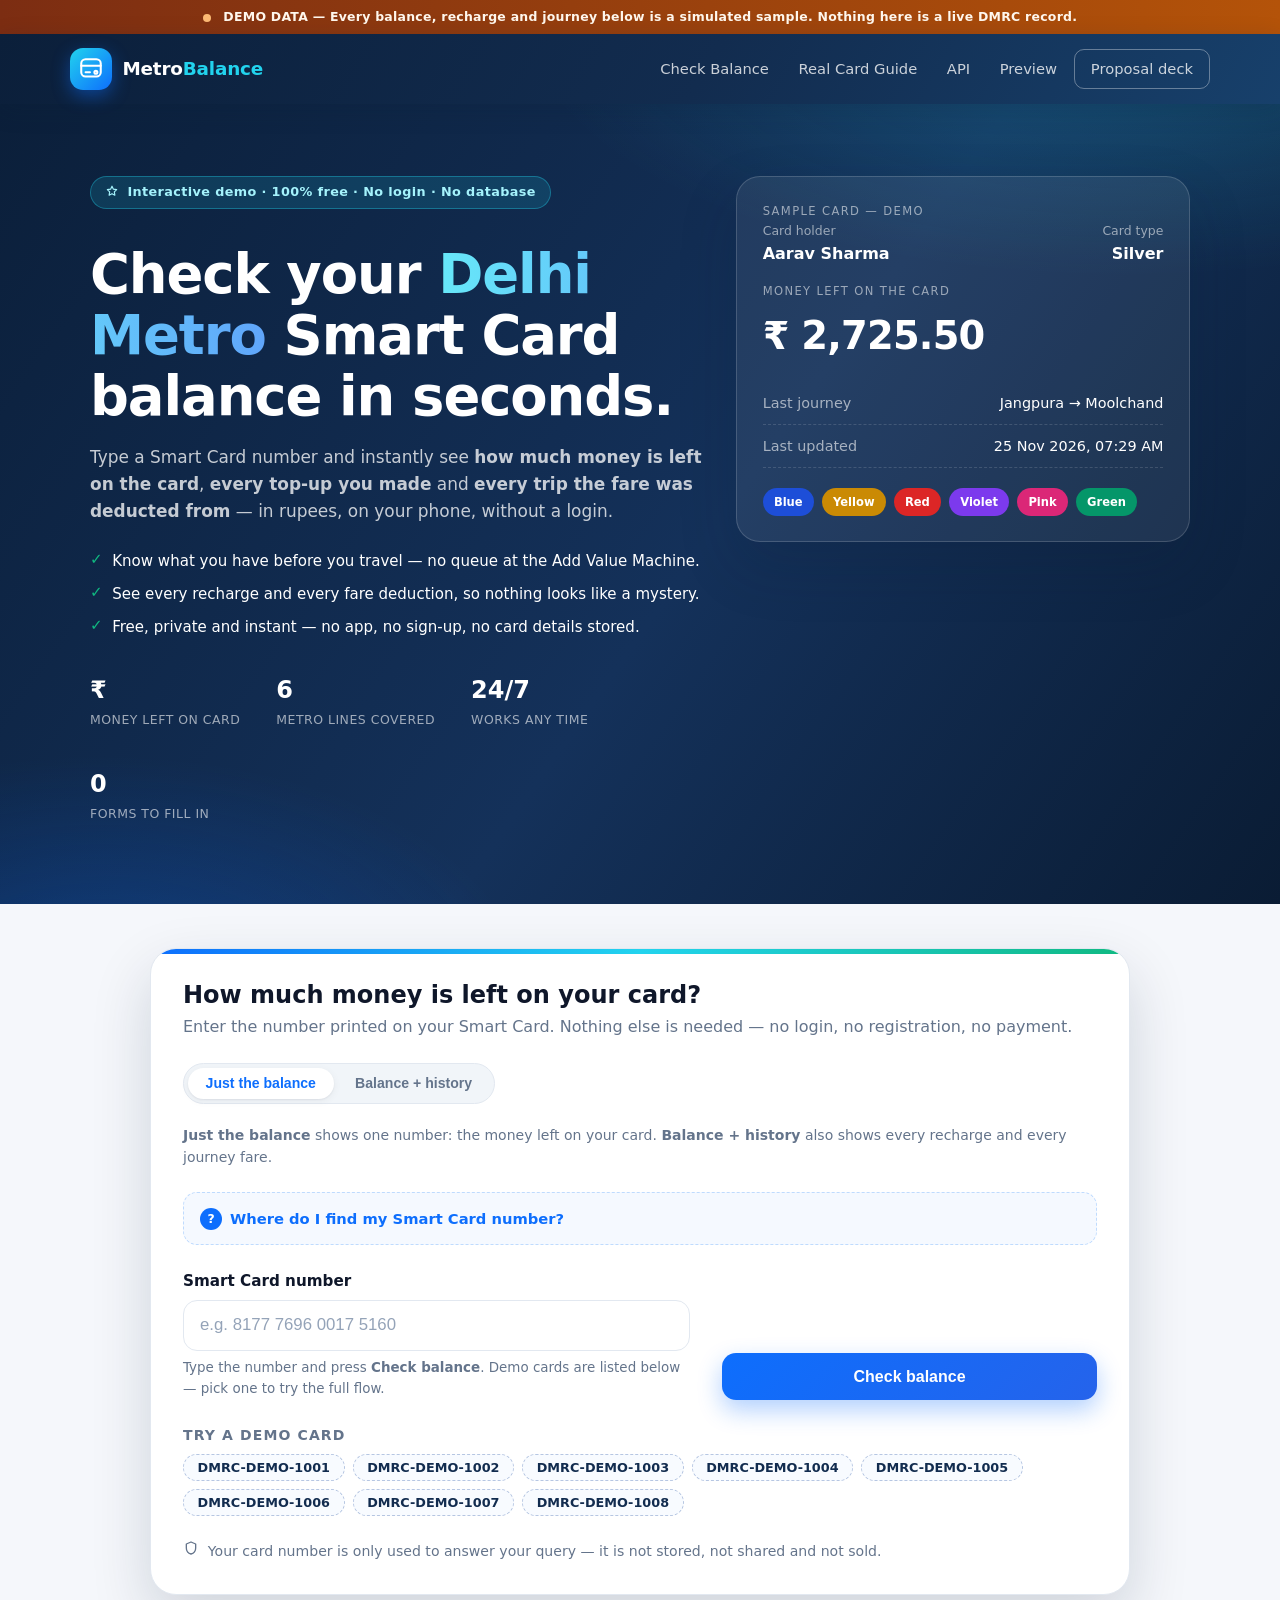
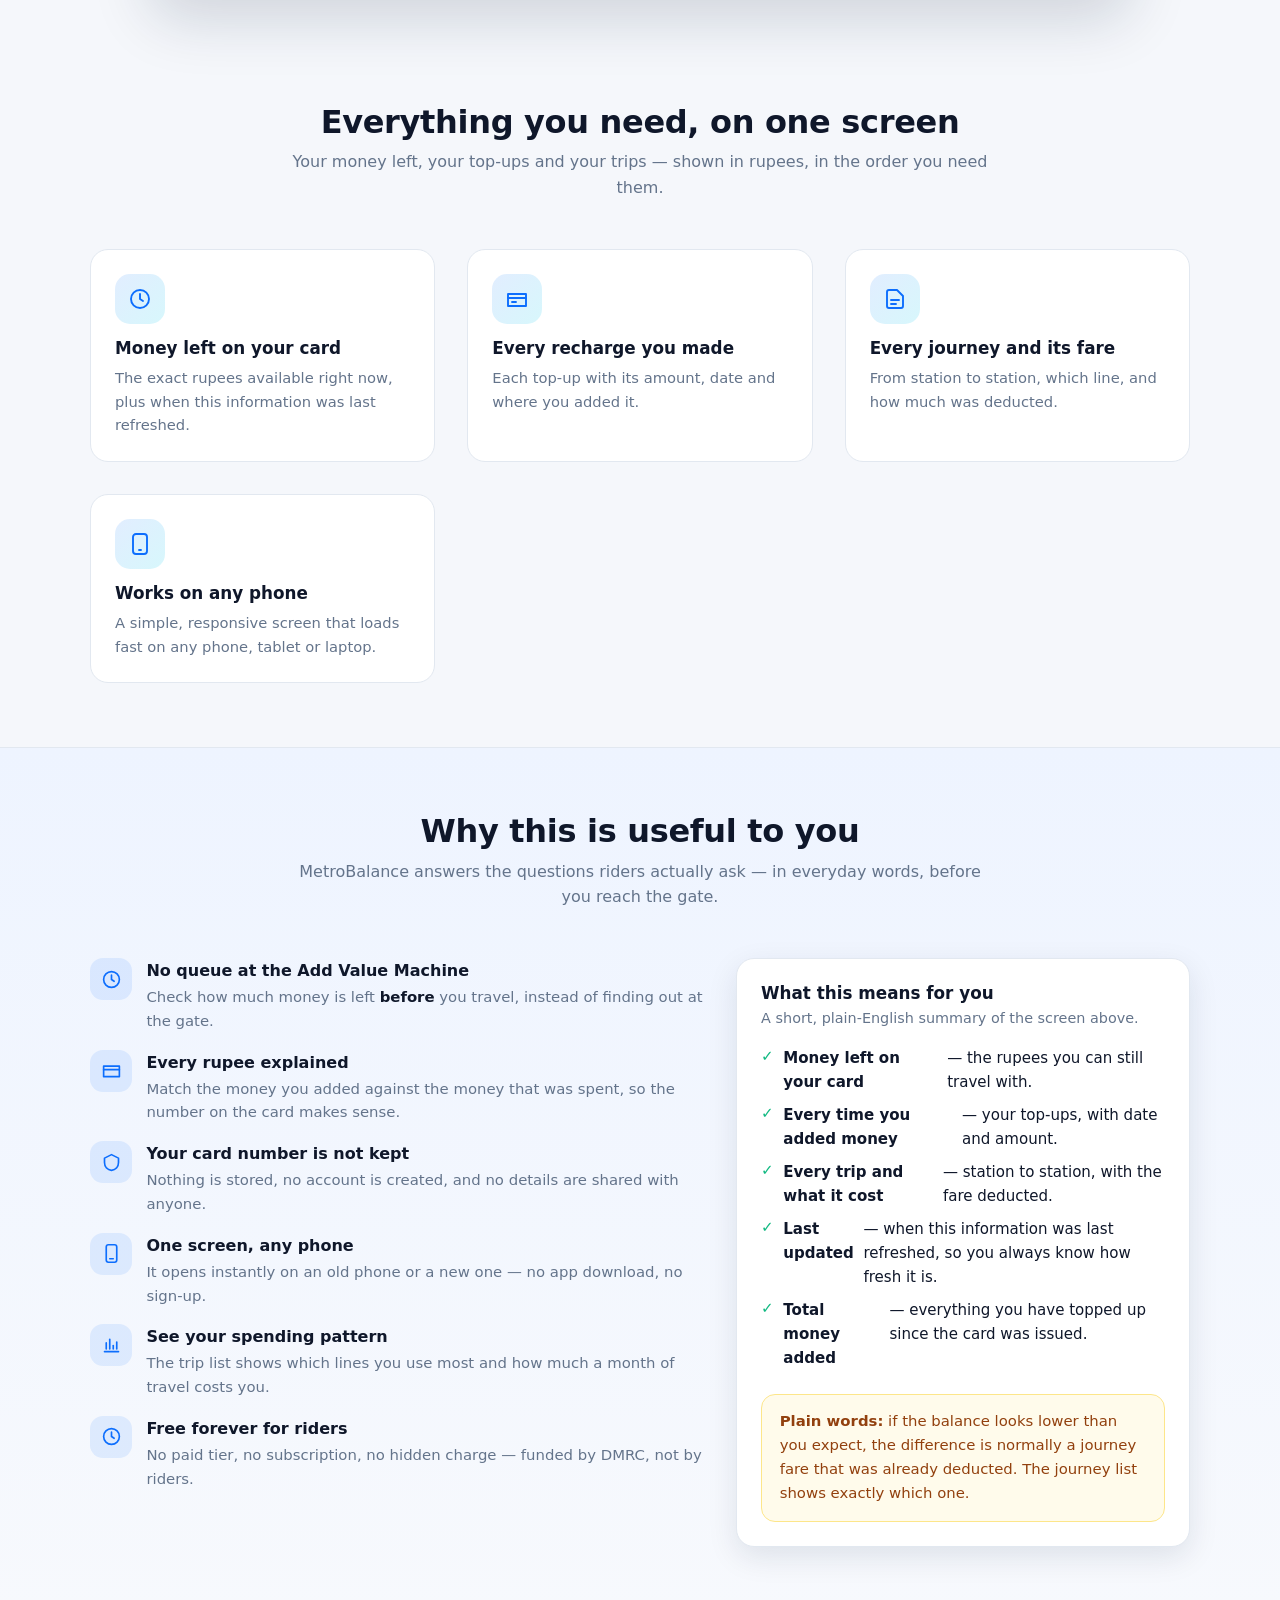
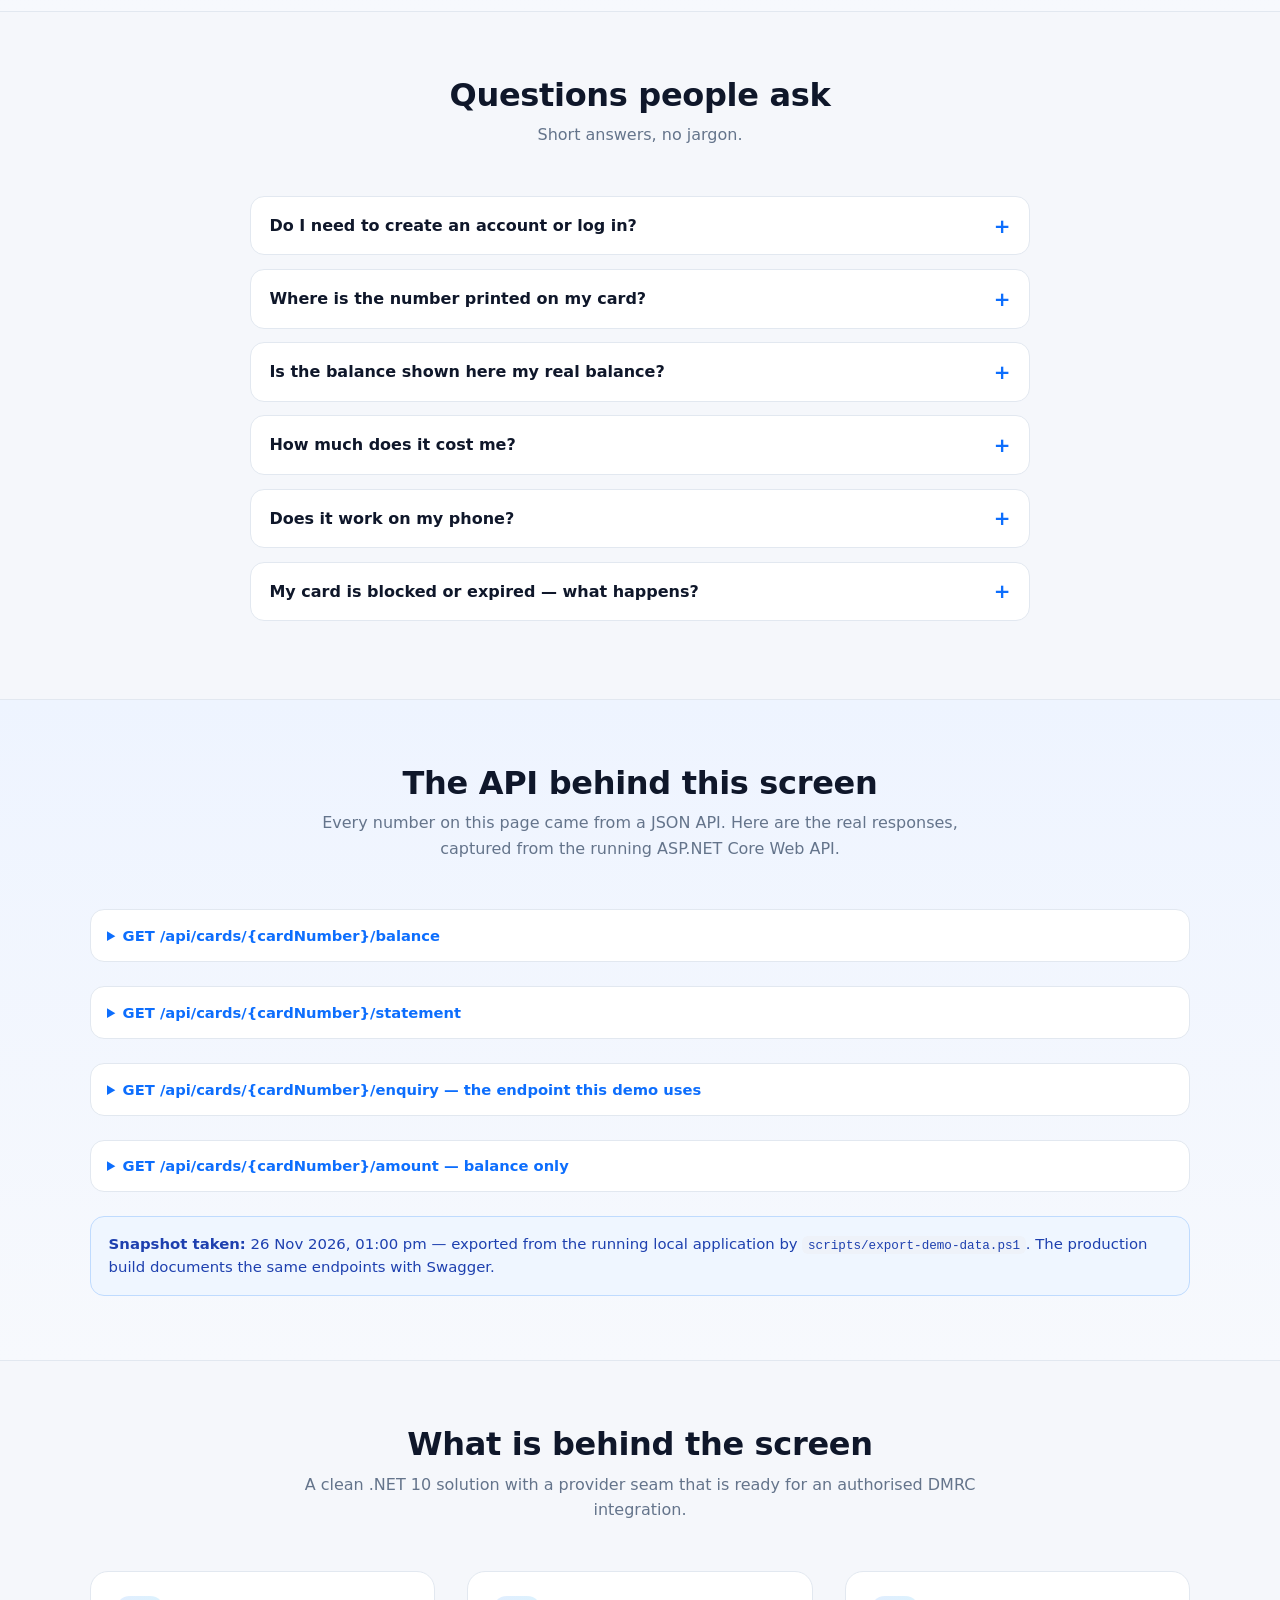
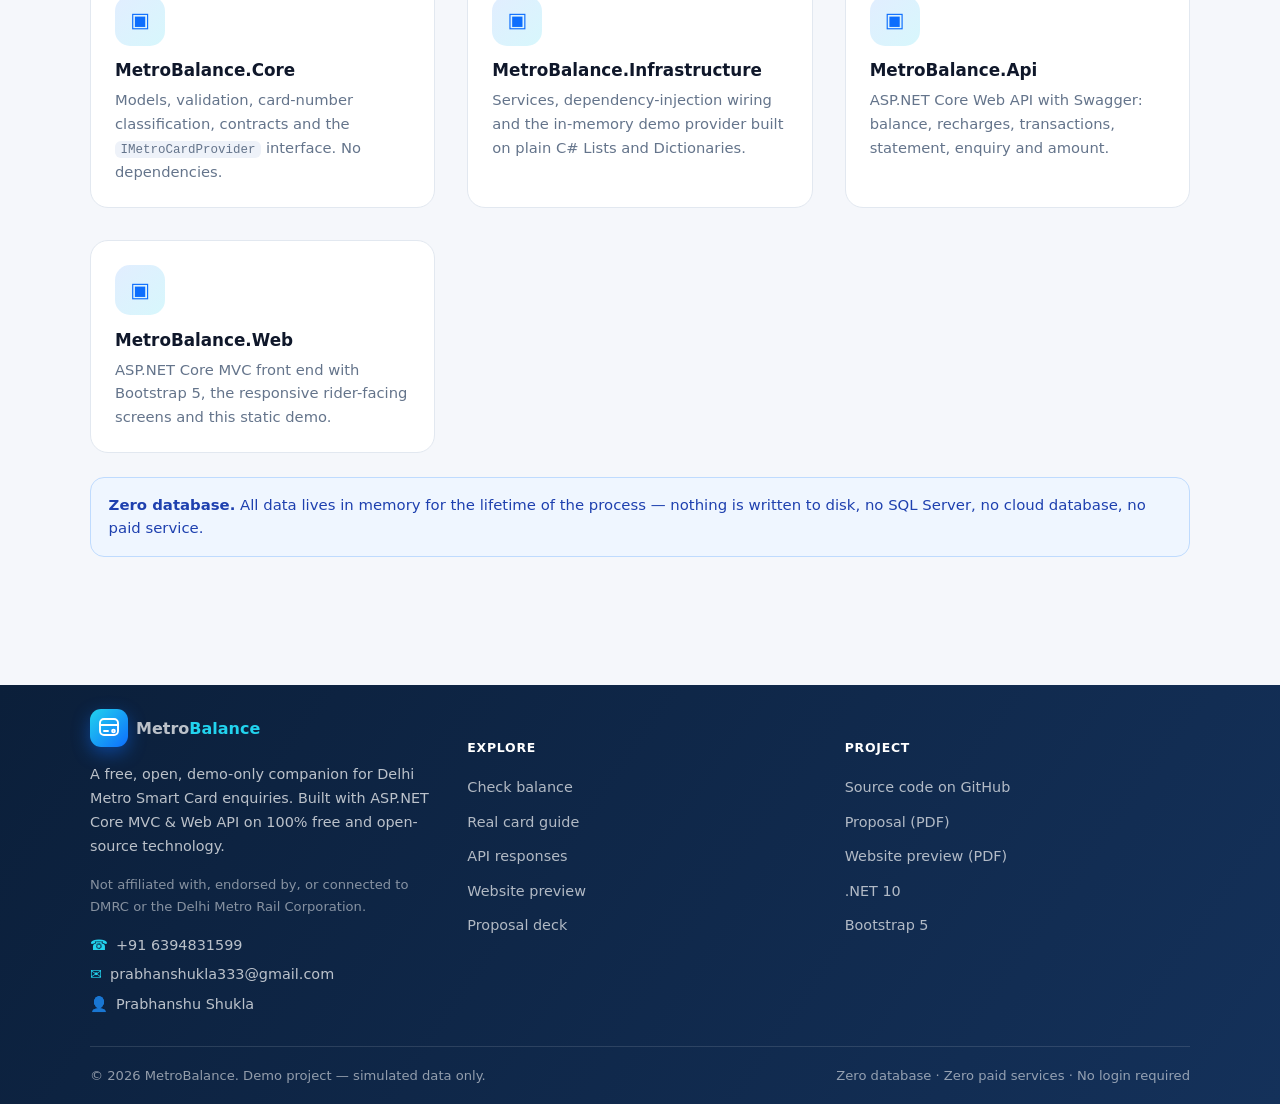
<file: docs/demo/index.html>
<!DOCTYPE html>
<html lang="en">
<head>
<meta charset="utf-8" />
<meta name="viewport" content="width=device-width, initial-scale=1.0" />
<meta name="description" content="MetroBalance interactive demo - a free, database-less Delhi Metro Smart Card balance and transaction history prototype built with ASP.NET Core. All balances shown are simulated DEMO DATA." />
<meta name="robots" content="index, follow" />
<title>MetroBalance - Live Demo (DEMO DATA) | Delhi Metro Smart Card Balance Checker</title>
<link rel="stylesheet" href="demo.css" />
<link rel="icon" href="data:image/svg+xml,%3Csvg xmlns='http://www.w3.org/2000/svg' viewBox='0 0 32 32'%3E%3Crect width='32' height='32' rx='7' fill='%230b1f3a'/%3E%3Crect x='7' y='7' width='18' height='13' rx='3' fill='none' stroke='%2322d3ee' stroke-width='2'/%3E%3Cpath d='M7 12h18' stroke='%2322d3ee' stroke-width='2'/%3E%3C/svg%3E" />
</head>
<body>

<div class="demo-ribbon">
    <span class="demo-ribbon__dot"></span>
    DEMO DATA &mdash; Every balance, recharge and journey below is a simulated sample. Nothing here is a live DMRC record.
</div>

<header class="site-header">
    <nav class="site-nav mb-container">
        <a class="navbar-brand" href="../" title="Back to the MetroBalance showcase">
            <span class="brand-mark" aria-hidden="true">
                <svg viewBox="0 0 24 24" width="26" height="26" fill="none" stroke="currentColor" stroke-width="1.9" stroke-linecap="round" stroke-linejoin="round">
                    <rect x="3" y="3" width="18" height="16" rx="4"></rect>
                    <path d="M3 9h18"></path>
                    <path d="M7 15h4"></path>
                    <circle cx="16.5" cy="15" r="1.4"></circle>
                </svg>
            </span>
            <span>Metro<span class="brand-accent">Balance</span></span>
        </a>
        <div class="nav-links">
            <a href="#lookup">Check Balance</a>
            <a href="#guidanceSection">Real Card Guide</a>
            <a href="#api">API</a>
            <a href="../previews/website-preview.html">Preview</a>
            <a class="nav-cta" href="../presentations/dmrc-proposal.html">Proposal deck</a>
        </div>
    </nav>
</header>

<main>

<section class="hero">
    <div class="mb-container">
        <div class="mb-row mb-row--2">
            <div>
                <span class="hero__eyebrow">
                    <svg viewBox="0 0 24 24" width="14" height="14" fill="none" stroke="currentColor" stroke-width="2" stroke-linecap="round" stroke-linejoin="round">
                        <path d="M12 2l2.4 5.1 5.6.8-4 4 .9 5.6L12 14.9 7.1 17.5 8 11.9l-4-4 5.6-.8L12 2z"></path>
                    </svg>
                    Interactive demo &middot; 100% free &middot; No login &middot; No database
                </span>
                <h1 class="mt-3 mb-3">Check your <span class="highlight">Delhi Metro</span> Smart Card balance in seconds.</h1>
                <p class="hero__lead mb-0">
                    Type a Smart Card number and instantly see <strong>how much money is left on the card</strong>,
                    <strong>every top-up you made</strong> and <strong>every trip the fare was deducted from</strong>
                    &mdash; in rupees, on your phone, without a login.
                </p>

                <ul class="checklist mt-4">
                    <li>Know what you have before you travel &mdash; no queue at the Add Value Machine.</li>
                    <li>See every recharge and every fare deduction, so nothing looks like a mystery.</li>
                    <li>Free, private and instant &mdash; no app, no sign-up, no card details stored.</li>
                </ul>

                <div class="hero__stats">
                    <div>
                        <div class="hero__stat-value">&#8377;</div>
                        <div class="hero__stat-label">Money left on card</div>
                    </div>
                    <div>
                        <div class="hero__stat-value">6</div>
                        <div class="hero__stat-label">Metro lines covered</div>
                    </div>
                    <div>
                        <div class="hero__stat-value">24/7</div>
                        <div class="hero__stat-label">Works any time</div>
                    </div>
                    <div>
                        <div class="hero__stat-value">0</div>
                        <div class="hero__stat-label">Forms to fill in</div>
                    </div>
                </div>
            </div>

            <div>
                <div class="hero-visual">
                    <div class="hero-visual__label">Sample card &mdash; DEMO</div>
                    <div class="d-flex align-items-center justify-content-between mt-1 mb-3">
                        <div>
                            <div style="font-size:.78rem;color:rgba(255,255,255,.55);">Card holder</div>
                            <div style="font-weight:600;" id="heroHolder">Aarav Sharma</div>
                        </div>
                        <div class="text-end">
                            <div style="font-size:.78rem;color:rgba(255,255,255,.55);">Card type</div>
                            <div style="font-weight:600;" id="heroCardType">Silver</div>
                        </div>
                    </div>
                    <div class="hero-visual__label mb-1">Money left on the card</div>
                    <div class="hero-visual__amount" id="heroBalance">&#8377; 2,725.50</div>
                    <div class="hero-visual__row mt-3">
                        <span>Last journey</span>
                        <span id="heroJourney">Jangpura &rarr; Moolchand</span>
                    </div>
                    <div class="hero-visual__row">
                        <span>Last updated</span>
                        <span id="heroUpdated">25 Nov 2026, 05:17 AM</span>
                    </div>
                    <div class="line-strip">
                        <span class="line-chip line-chip--blue">Blue</span>
                        <span class="line-chip line-chip--yellow">Yellow</span>
                        <span class="line-chip line-chip--red">Red</span>
                        <span class="line-chip line-chip--violet">Violet</span>
                        <span class="line-chip line-chip--pink">Pink</span>
                        <span class="line-chip line-chip--green">Green</span>
                    </div>
                </div>
            </div>
        </div>
    </div>
</section>

<section class="section section--tight" id="lookup">
    <div class="mb-container">
        <div class="lookup-card mx-auto" style="max-width: 980px;">
            <h2 class="h4 fw-bold mb-1">How much money is left on your card?</h2>
            <p class="text-muted mb-4">
                Enter the number printed on your Smart Card. Nothing else is needed &mdash; no login, no registration,
                no payment.
            </p>

            <div class="mode-switch" role="group" aria-label="What would you like to see?">
                <button type="button" class="mode-switch__btn is-active" id="modeAmount" data-mode="amount" aria-pressed="true">
                    Just the balance
                </button>
                <button type="button" class="mode-switch__btn" id="modeStatement" data-mode="statement" aria-pressed="false">
                    Balance + history
                </button>
            </div>
            <p class="small text-muted mb-4">
                <strong>Just the balance</strong> shows one number: the money left on your card.
                <strong>Balance + history</strong> also shows every recharge and every journey fare.
            </p>

            <details class="howto mb-4">
                <summary>Where do I find my Smart Card number?</summary>
                <div class="howto__body">
                    <ol>
                        <li>Look at the front of your card &mdash; the number is printed on it.</li>
                        <li>Use the 12-digit number printed on the card (it may be shown in groups like <code>8177 7696 0017</code>).</li>
                        <li>Type it below. Spaces are fine, we ignore them.</li>
                    </ol>
                    <p class="mb-0">
                        Lost card or damaged number? Enter any number and press the button &mdash; you will get the official
                        step-by-step way to read a real card balance at the station.
                    </p>
                </div>
            </details>

            <form id="cardLookupForm" novalidate>
                <div class="mb-row mb-row--2" style="align-items:end;">
                    <div>
                        <label class="lookup-label" for="cardNumberInput">Smart Card number</label>
                        <input type="text" class="lookup-input" id="cardNumberInput" name="cardNumber"
                               placeholder="e.g. 8177 7696 0017 5160" autocomplete="off" spellcheck="false" maxlength="25" />
                        <div class="form-text">
                            Type the number and press <strong>Check balance</strong>. Demo cards are listed below &mdash;
                            pick one to try the full flow.
                        </div>
                    </div>
                    <div>
                        <button type="submit" class="btn-mb-primary" id="cardLookupButton">
                            <span id="lookupButtonText">Check balance</span>
                        </button>
                    </div>
                </div>
            </form>

            <div class="mt-4">
                <div class="small text-uppercase fw-bold text-muted mb-2" style="letter-spacing:.08em;">Try a demo card</div>
                <div class="d-flex flex-wrap gap-2" id="demoCardChips">
                    <span class="text-muted small">Loading demo cards&hellip;</span>
                </div>
            </div>

            <div class="help-note mt-4">
                <svg viewBox="0 0 24 24" width="16" height="16" fill="none" stroke="currentColor" stroke-width="2" stroke-linecap="round" stroke-linejoin="round">
                    <path d="M12 3l7 3v6c0 4.5-3 8-7 9-4-1-7-4.5-7-9V6l7-3z"></path>
                </svg>
                <span>Your card number is only used to answer your query &mdash; it is not stored, not shared and not sold.</span>
            </div>

            <div id="lookupAlert" class="alert-mb mt-4"></div>
        </div>
    </div>
</section>

<section class="result-shell" id="amountSection">
    <div class="mb-container">
        <div class="lookup-card" style="max-width: 980px; margin: 0 auto;">
            <div class="balance-card" id="amountCard">
                <div class="d-flex flex-wrap justify-content-between align-items-start gap-3" style="position:relative;z-index:2;">
                    <div>
                        <div class="hero-visual__label">Money left on your card &mdash; DEMO DATA</div>
                        <div class="balance-amount" id="amountValue">&mdash;</div>
                        <div class="balance-label" id="amountMeta">Card number</div>
                        <p class="balance-label mb-0">This is the money still in your card for travel.</p>
                    </div>
                    <div class="text-end">
                        <span class="badge-demo">Demo Data</span>
                        <div class="mt-2 small balance-label" id="amountLastUpdated">&mdash;</div>
                    </div>
                </div>
            </div>

            <div class="alert-mb alert-mb--info mt-4" id="amountUnavailable">
                This card cannot be read online &mdash; DMRC does not offer an internet balance service yet.
                <a class="fw-semibold" href="#guidanceSection">See how to check your balance at the station</a>.
            </div>

            <div class="text-center mt-4">
                <button type="button" class="btn-mb-outline" id="amountFullStatementButton">
                    Also show recharge &amp; journey history
                </button>
            </div>
        </div>
    </div>
</section>

<section class="result-shell" id="resultSection">
    <div class="mb-container">
        <div class="balance-card">
            <div class="d-flex flex-wrap justify-content-between align-items-start gap-3" style="position:relative;z-index:2;">
                <div>
                    <div class="hero-visual__label">Money left on your card &mdash; DEMO DATA</div>
                    <div class="balance-amount" id="balanceAmount">&#8377; 0.00</div>
                    <div class="balance-label" id="balanceCardMeta">Card number</div>
                    <p class="balance-label mb-0">This is the money still in your card for travel.</p>
                </div>
                <div class="text-end">
                    <span class="badge-demo">Demo Data</span>
                    <div class="mt-2 small balance-label" id="balanceLastUpdated">&mdash;</div>
                </div>
            </div>

            <div class="mb-row mb-row--cards mt-4" style="grid-template-columns:repeat(auto-fit,minmax(150px,1fr));">
                <div>
                    <div class="hero-visual__label">Card holder</div>
                    <div class="fw-semibold" id="balanceHolder">&mdash;</div>
                </div>
                <div>
                    <div class="hero-visual__label">Card type</div>
                    <div class="fw-semibold" id="balanceCardType">&mdash;</div>
                </div>
                <div>
                    <div class="hero-visual__label">Card status</div>
                    <div class="fw-semibold" id="balanceStatus">&mdash;</div>
                </div>
                <div>
                    <div class="hero-visual__label">Total money added</div>
                    <div class="fw-semibold" id="balanceTotalRecharged">&mdash;</div>
                </div>
            </div>
            <p class="balance-label mt-3 mb-0">
                <strong>Total money added</strong> is everything you have topped up since the card was issued.
            </p>
        </div>

        <div class="mb-row mb-row--2 mt-4">
            <div class="panel panel--raised">
                <h3 class="panel__title">Every time you added money</h3>
                <p class="panel__subtitle">All your top-ups, with amount and date</p>
                <div id="rechargeList"></div>
            </div>

            <div class="panel panel--raised">
                <div class="d-flex justify-content-between align-items-center gap-2 mb-2">
                    <div>
                        <h3 class="panel__title mb-0">Every trip and what it cost</h3>
                        <p class="panel__subtitle">From which station to which, and the fare taken</p>
                    </div>
                    <span class="meta-pill" id="journeyCountLabel">0 journeys</span>
                </div>
                <div class="table-wrap">
                    <table class="table-mb">
                        <thead>
                            <tr>
                                <th>Date &amp; time</th>
                                <th>Journey</th>
                                <th>Line</th>
                                <th style="text-align:right;">Fare</th>
                            </tr>
                        </thead>
                        <tbody id="transactionTableBody"></tbody>
                    </table>
                </div>
            </div>
        </div>
    </div>
</section>

<section class="result-shell" id="guidanceSection">
    <div class="mb-container">
        <div class="panel panel--raised">
            <div class="d-flex flex-wrap justify-content-between align-items-start gap-3 mb-4">
                <div>
                    <span class="badge-demo badge-demo--light">Real card &mdash; no online balance</span>
                    <h2 class="h5 fw-bold mt-3 mb-2">How to read the balance of <span id="guidanceCardNumber">your card</span></h2>
                    <p class="text-muted mb-0" style="max-width:46rem;">
                        DMRC does not publish an online card balance service, so no website can show a live balance for
                        a real card. MetroBalance never invents one &mdash; here is exactly how to read it yourself.
                    </p>
                </div>
                <div class="text-end">
                    <span class="meta-pill" id="guidanceCardKind">Card type</span>
                </div>
            </div>

            <div class="alert-mb alert-mb--info mb-4 is-visible" id="guidancePolicy">
                DMRC does not publish a service that returns a card balance over the internet.
            </div>

            <div class="mb-row mb-row--2">
                <div>
                    <h3 class="h6 fw-bold mb-3">Read it at the station</h3>
                    <ol class="guide-steps" id="guidanceSteps"></ol>
                </div>
                <div>
                    <h3 class="h6 fw-bold mb-3">Official DMRC channels</h3>
                    <div class="mb-stack--sm" id="guidanceLinks"></div>
                </div>
            </div>
        </div>
    </div>
</section>

<section class="section">
    <div class="mb-container">
        <div class="text-center mb-5">
            <h2 class="section-title">Everything you need, on one screen</h2>
            <p class="section-subtitle mx-auto mt-2">
                Your money left, your top-ups and your trips &mdash; shown in rupees, in the order you need them.
            </p>
        </div>

        <div class="mb-row mb-row--cards">
            <div class="feature-card">
                <span class="feature-icon">
                    <svg viewBox="0 0 24 24" width="24" height="24" fill="none" stroke="currentColor" stroke-width="1.9" stroke-linecap="round" stroke-linejoin="round">
                        <circle cx="12" cy="12" r="9"></circle><path d="M12 7v5l3 2"></path>
                    </svg>
                </span>
                <h3>Money left on your card</h3>
                <p>The exact rupees available right now, plus when this information was last refreshed.</p>
            </div>
            <div class="feature-card">
                <span class="feature-icon">
                    <svg viewBox="0 0 24 24" width="24" height="24" fill="none" stroke="currentColor" stroke-width="1.9" stroke-linecap="round" stroke-linejoin="round">
                        <path d="M3 7h18v12H3z"></path><path d="M3 11h18"></path><path d="M7 15h4"></path>
                    </svg>
                </span>
                <h3>Every recharge you made</h3>
                <p>Each top-up with its amount, date and where you added it.</p>
            </div>
            <div class="feature-card">
                <span class="feature-icon">
                    <svg viewBox="0 0 24 24" width="24" height="24" fill="none" stroke="currentColor" stroke-width="1.9" stroke-linecap="round" stroke-linejoin="round">
                        <path d="M4 19V5a2 2 0 012-2h8l6 6v10a2 2 0 01-2 2H6a2 2 0 01-2-2z"></path><path d="M8 13h8M8 17h5"></path>
                    </svg>
                </span>
                <h3>Every journey and its fare</h3>
                <p>From station to station, which line, and how much was deducted.</p>
            </div>
            <div class="feature-card">
                <span class="feature-icon">
                    <svg viewBox="0 0 24 24" width="24" height="24" fill="none" stroke="currentColor" stroke-width="1.9" stroke-linecap="round" stroke-linejoin="round">
                        <rect x="5" y="2" width="14" height="20" rx="3"></rect><path d="M11 18h2"></path>
                    </svg>
                </span>
                <h3>Works on any phone</h3>
                <p>A simple, responsive screen that loads fast on any phone, tablet or laptop.</p>
            </div>
        </div>
    </div>
</section>

<section class="section section--soft">
    <div class="mb-container">
        <div class="text-center mb-5">
            <h2 class="section-title">Why this is useful to you</h2>
            <p class="section-subtitle mx-auto mt-2">
                MetroBalance answers the questions riders actually ask &mdash; in everyday words, before you reach the gate.
            </p>
        </div>

        <div class="mb-row mb-row--2">
            <ul class="benefit-list">
                <li class="benefit-item">
                    <span class="benefit-item__icon">
                        <svg viewBox="0 0 24 24" width="21" height="21" fill="none" stroke="currentColor" stroke-width="1.9" stroke-linecap="round" stroke-linejoin="round">
                            <circle cx="12" cy="12" r="9"></circle><path d="M12 7v5l3 2"></path>
                        </svg>
                    </span>
                    <div>
                        <div class="benefit-item__title">No queue at the Add Value Machine</div>
                        <p class="benefit-item__text">
                            Check how much money is left <strong>before</strong> you travel, instead of finding out at the gate.
                        </p>
                    </div>
                </li>
                <li class="benefit-item">
                    <span class="benefit-item__icon">
                        <svg viewBox="0 0 24 24" width="21" height="21" fill="none" stroke="currentColor" stroke-width="1.9" stroke-linecap="round" stroke-linejoin="round">
                            <path d="M3 7h18v12H3z"></path><path d="M3 11h18"></path>
                        </svg>
                    </span>
                    <div>
                        <div class="benefit-item__title">Every rupee explained</div>
                        <p class="benefit-item__text">
                            Match the money you added against the money that was spent, so the number on the card makes sense.
                        </p>
                    </div>
                </li>
                <li class="benefit-item">
                    <span class="benefit-item__icon">
                        <svg viewBox="0 0 24 24" width="21" height="21" fill="none" stroke="currentColor" stroke-width="1.9" stroke-linecap="round" stroke-linejoin="round">
                            <path d="M12 3l8 4v5c0 5-3.5 8.5-8 9-4.5-.5-8-4-8-9V7l8-4z"></path>
                        </svg>
                    </span>
                    <div>
                        <div class="benefit-item__title">Your card number is not kept</div>
                        <p class="benefit-item__text">
                            Nothing is stored, no account is created, and no details are shared with anyone.
                        </p>
                    </div>
                </li>
                <li class="benefit-item">
                    <span class="benefit-item__icon">
                        <svg viewBox="0 0 24 24" width="21" height="21" fill="none" stroke="currentColor" stroke-width="1.9" stroke-linecap="round" stroke-linejoin="round">
                            <rect x="6" y="2" width="12" height="20" rx="2.5"></rect><path d="M10 18h4"></path>
                        </svg>
                    </span>
                    <div>
                        <div class="benefit-item__title">One screen, any phone</div>
                        <p class="benefit-item__text">
                            It opens instantly on an old phone or a new one &mdash; no app download, no sign-up.
                        </p>
                    </div>
                </li>
                <li class="benefit-item">
                    <span class="benefit-item__icon">
                        <svg viewBox="0 0 24 24" width="21" height="21" fill="none" stroke="currentColor" stroke-width="1.9" stroke-linecap="round" stroke-linejoin="round">
                            <path d="M4 19h16"></path><path d="M6 16V9"></path><path d="M10 16V5"></path><path d="M14 16v-4"></path><path d="M18 16V8"></path>
                        </svg>
                    </span>
                    <div>
                        <div class="benefit-item__title">See your spending pattern</div>
                        <p class="benefit-item__text">
                            The trip list shows which lines you use most and how much a month of travel costs you.
                        </p>
                    </div>
                </li>
                <li class="benefit-item">
                    <span class="benefit-item__icon">
                        <svg viewBox="0 0 24 24" width="21" height="21" fill="none" stroke="currentColor" stroke-width="1.9" stroke-linecap="round" stroke-linejoin="round">
                            <circle cx="12" cy="12" r="9"></circle><path d="M12 7v5l3 2"></path>
                        </svg>
                    </span>
                    <div>
                        <div class="benefit-item__title">Free forever for riders</div>
                        <p class="benefit-item__text">
                            No paid tier, no subscription, no hidden charge &mdash; funded by DMRC, not by riders.
                        </p>
                    </div>
                </li>
            </ul>

            <div class="panel panel--raised">
                <h3 class="panel__title">What this means for you</h3>
                <p class="panel__subtitle">A short, plain-English summary of the screen above.</p>

                <ul class="checklist">
                    <li><strong>Money left on your card</strong> &mdash; the rupees you can still travel with.</li>
                    <li><strong>Every time you added money</strong> &mdash; your top-ups, with date and amount.</li>
                    <li><strong>Every trip and what it cost</strong> &mdash; station to station, with the fare deducted.</li>
                    <li><strong>Last updated</strong> &mdash; when this information was last refreshed, so you always know how fresh it is.</li>
                    <li><strong>Total money added</strong> &mdash; everything you have topped up since the card was issued.</li>
                </ul>

                <div class="alert-mb alert-mb--warn mt-4 is-visible">
                    <strong>Plain words:</strong> if the balance looks lower than you expect, the difference is normally a
                    journey fare that was already deducted. The journey list shows exactly which one.
                </div>
            </div>
        </div>
    </div>
</section>

<section class="section">
    <div class="mb-container mb-narrow">
        <div class="text-center mb-5">
            <h2 class="section-title">Questions people ask</h2>
            <p class="section-subtitle mx-auto mt-2">Short answers, no jargon.</p>
        </div>

        <details class="faq-item">
            <summary>Do I need to create an account or log in?</summary>
            <div class="faq-item__body">No. Type the card number and press one button. There is no sign-up, no password and no
                login of any kind. That is also why nothing about you is stored.</div>
        </details>
        <details class="faq-item">
            <summary>Where is the number printed on my card?</summary>
            <div class="faq-item__body">On the front of the card you will find a 12-digit Smart Card number. On the back you
                will find the 10 or 11 digit Engraved ID, which is the number you use for online top-ups.</div>
        </details>
        <details class="faq-item">
            <summary>Is the balance shown here my real balance?</summary>
            <div class="faq-item__body">In this public demo, no &mdash; every figure is clearly marked DEMO DATA and is a
                simulated sample. DMRC does not currently publish an online card balance service, so no website can show a
                live balance. With DMRC authorisation, the same screen would read the real balance from the official
                source.</div>
        </details>
        <details class="faq-item">
            <summary>How much does it cost me?</summary>
            <div class="faq-item__body">Nothing. The application uses only free, open-source technology and has no paid
                service behind it. Running it for DMRC riders would also be free of charge.</div>
        </details>
        <details class="faq-item">
            <summary>Does it work on my phone?</summary>
            <div class="faq-item__body">Yes. The screen adapts to any phone, tablet or laptop, and loads without an app
                download.</div>
        </details>
        <details class="faq-item">
            <summary>My card is blocked or expired &mdash; what happens?</summary>
            <div class="faq-item__body">The screen tells you the card status straight away, together with the official steps
                to get it reactivated at a Customer Care counter.</div>
        </details>
    </div>
</section>

<section class="section section--soft" id="api">
    <div class="mb-container">
        <div class="text-center mb-5">
            <h2 class="section-title">The API behind this screen</h2>
            <p class="section-subtitle mx-auto mt-2">
                Every number on this page came from a JSON API. Here are the real responses, captured from the running
                ASP.NET Core Web API.
            </p>
        </div>

        <div class="mb-stack">
            <details class="raw">
                <summary>GET /api/cards/{cardNumber}/balance</summary>
                <pre class="code-block" id="rawBalance"></pre>
            </details>
            <details class="raw">
                <summary>GET /api/cards/{cardNumber}/statement</summary>
                <pre class="code-block" id="rawStatement"></pre>
            </details>
            <details class="raw">
                <summary>GET /api/cards/{cardNumber}/enquiry &mdash; the endpoint this demo uses</summary>
                <pre class="code-block" id="rawEnquiry"></pre>
            </details>
            <details class="raw">
                <summary>GET /api/cards/{cardNumber}/amount &mdash; balance only</summary>
                <pre class="code-block" id="rawAmount"></pre>
            </details>
        </div>

        <div class="alert-mb alert-mb--info mt-4 is-visible">
            <strong>Snapshot taken:</strong> <span id="snapshotStamp">&mdash;</span> &mdash; exported from the running local
            application by <code>scripts/export-demo-data.ps1</code>. The production build documents the same endpoints
            with Swagger.
        </div>
    </div>
</section>

<section class="section">
    <div class="mb-container">
        <div class="text-center mb-5">
            <h2 class="section-title">What is behind the screen</h2>
            <p class="section-subtitle mx-auto mt-2">
                A clean .NET 10 solution with a provider seam that is ready for an authorised DMRC integration.
            </p>
        </div>

        <div class="mb-row mb-row--cards">
            <div class="feature-card">
                <span class="feature-icon">&#9635;</span>
                <h3>MetroBalance.Core</h3>
                <p>Models, validation, card-number classification, contracts and the <code>IMetroCardProvider</code>
                    interface. No dependencies.</p>
            </div>
            <div class="feature-card">
                <span class="feature-icon">&#9635;</span>
                <h3>MetroBalance.Infrastructure</h3>
                <p>Services, dependency-injection wiring and the in-memory demo provider built on plain C# Lists and
                    Dictionaries.</p>
            </div>
            <div class="feature-card">
                <span class="feature-icon">&#9635;</span>
                <h3>MetroBalance.Api</h3>
                <p>ASP.NET Core Web API with Swagger: balance, recharges, transactions, statement, enquiry and amount.</p>
            </div>
            <div class="feature-card">
                <span class="feature-icon">&#9635;</span>
                <h3>MetroBalance.Web</h3>
                <p>ASP.NET Core MVC front end with Bootstrap 5, the responsive rider-facing screens and this static demo.</p>
            </div>
        </div>

        <div class="alert-mb alert-mb--info mt-4 is-visible">
            <strong>Zero database.</strong> All data lives in memory for the lifetime of the process &mdash; nothing is
            written to disk, no SQL Server, no cloud database, no paid service.
        </div>
    </div>
</section>

</main>

<footer class="site-footer">
    <div class="mb-container">
        <div class="mb-row mb-row--cards py-4">
            <div>
                <div class="d-flex align-items-center gap-2 mb-3">
                    <span class="brand-mark brand-mark--footer" aria-hidden="true">
                        <svg viewBox="0 0 24 24" width="24" height="24" fill="none" stroke="currentColor" stroke-width="1.9" stroke-linecap="round" stroke-linejoin="round">
                            <rect x="3" y="3" width="18" height="16" rx="4"></rect>
                            <path d="M3 9h18"></path>
                            <path d="M7 15h4"></path>
                            <circle cx="16.5" cy="15" r="1.4"></circle>
                        </svg>
                    </span>
                    <span class="fw-bold">Metro<span class="brand-accent">Balance</span></span>
                </div>
                <p class="footer-text">
                    A free, open, demo-only companion for Delhi Metro Smart Card enquiries. Built with
                    ASP.NET Core MVC &amp; Web API on 100% free and open-source technology.
                </p>
                <p class="footer-text footer-text--muted">
                    Not affiliated with, endorsed by, or connected to DMRC or the Delhi Metro Rail Corporation.
                </p>
                <div class="contact-line"><span>&#9742;</span><span>+91 6394831599</span></div>
                <div class="contact-line"><span>&#9993;</span><span>prabhanshukla333@gmail.com</span></div>
                <div class="contact-line"><span>&#128100;</span><span>Prabhanshu Shukla</span></div>
            </div>

            <div>
                <h6 class="footer-heading">Explore</h6>
                <ul class="footer-links">
                    <li><a href="#lookup">Check balance</a></li>
                    <li><a href="#guidanceSection">Real card guide</a></li>
                    <li><a href="#api">API responses</a></li>
                    <li><a href="../previews/website-preview.html">Website preview</a></li>
                    <li><a href="../presentations/dmrc-proposal.html">Proposal deck</a></li>
                </ul>
            </div>

            <div>
                <h6 class="footer-heading">Project</h6>
                <ul class="footer-links">
                    <li><a href="https://github.com/ThePrabhanshu-dev/metrobalance" target="_blank" rel="noopener">Source code on GitHub</a></li>
                    <li><a href="https://github.com/ThePrabhanshu-dev/metrobalance/blob/main/docs/MetroBalance-DMRC-Proposal.pdf" target="_blank" rel="noopener">Proposal (PDF)</a></li>
                    <li><a href="https://github.com/ThePrabhanshu-dev/metrobalance/blob/main/docs/MetroBalance-Website-Preview.pdf" target="_blank" rel="noopener">Website preview (PDF)</a></li>
                    <li><a href="https://dotnet.microsoft.com/" target="_blank" rel="noopener">.NET 10</a></li>
                    <li><a href="https://getbootstrap.com/" target="_blank" rel="noopener">Bootstrap 5</a></li>
                </ul>
            </div>
        </div>

        <div class="footer-bottom">
            <span>&copy; 2026 MetroBalance. Demo project &mdash; simulated data only.</span>
            <span>Zero database &middot; Zero paid services &middot; No login required</span>
        </div>
    </div>
</footer>

<script src="demo-data.js"></script>
<script src="demo.js"></script>
</body>
</html>
</file>
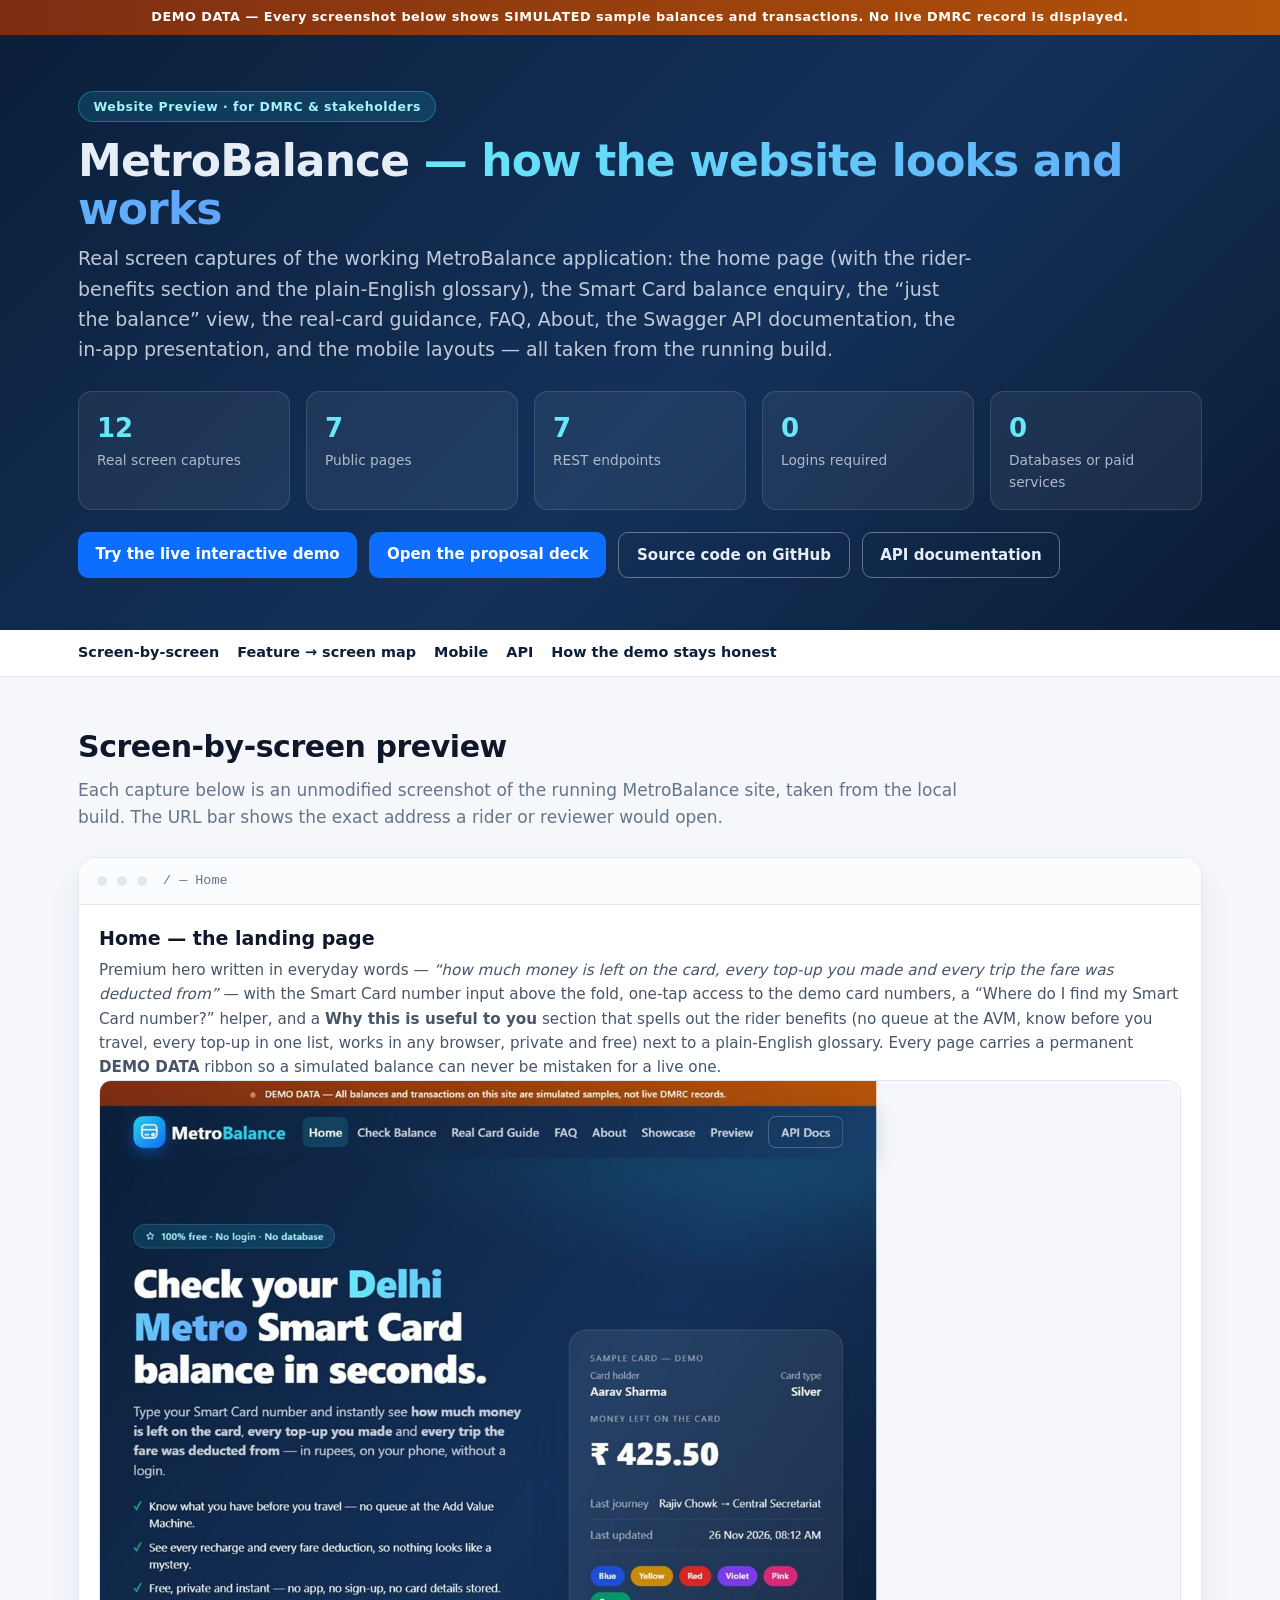
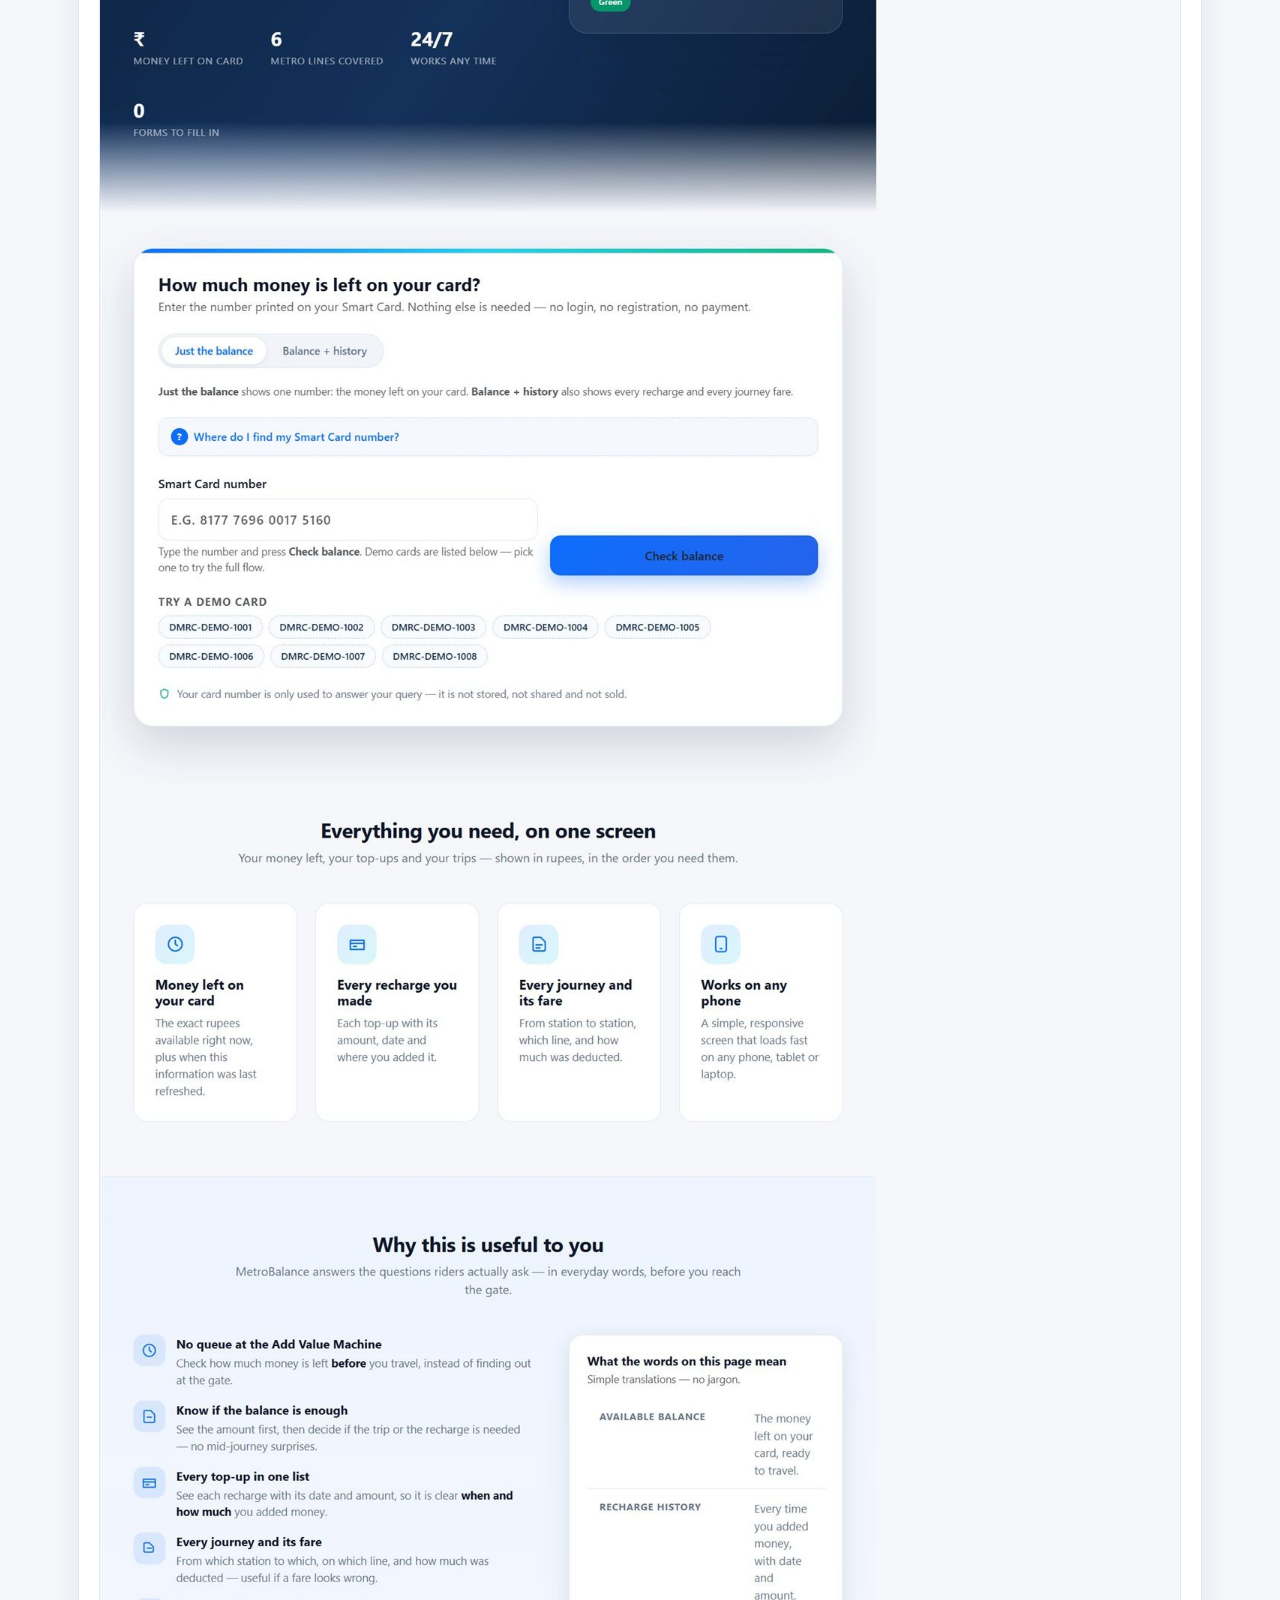
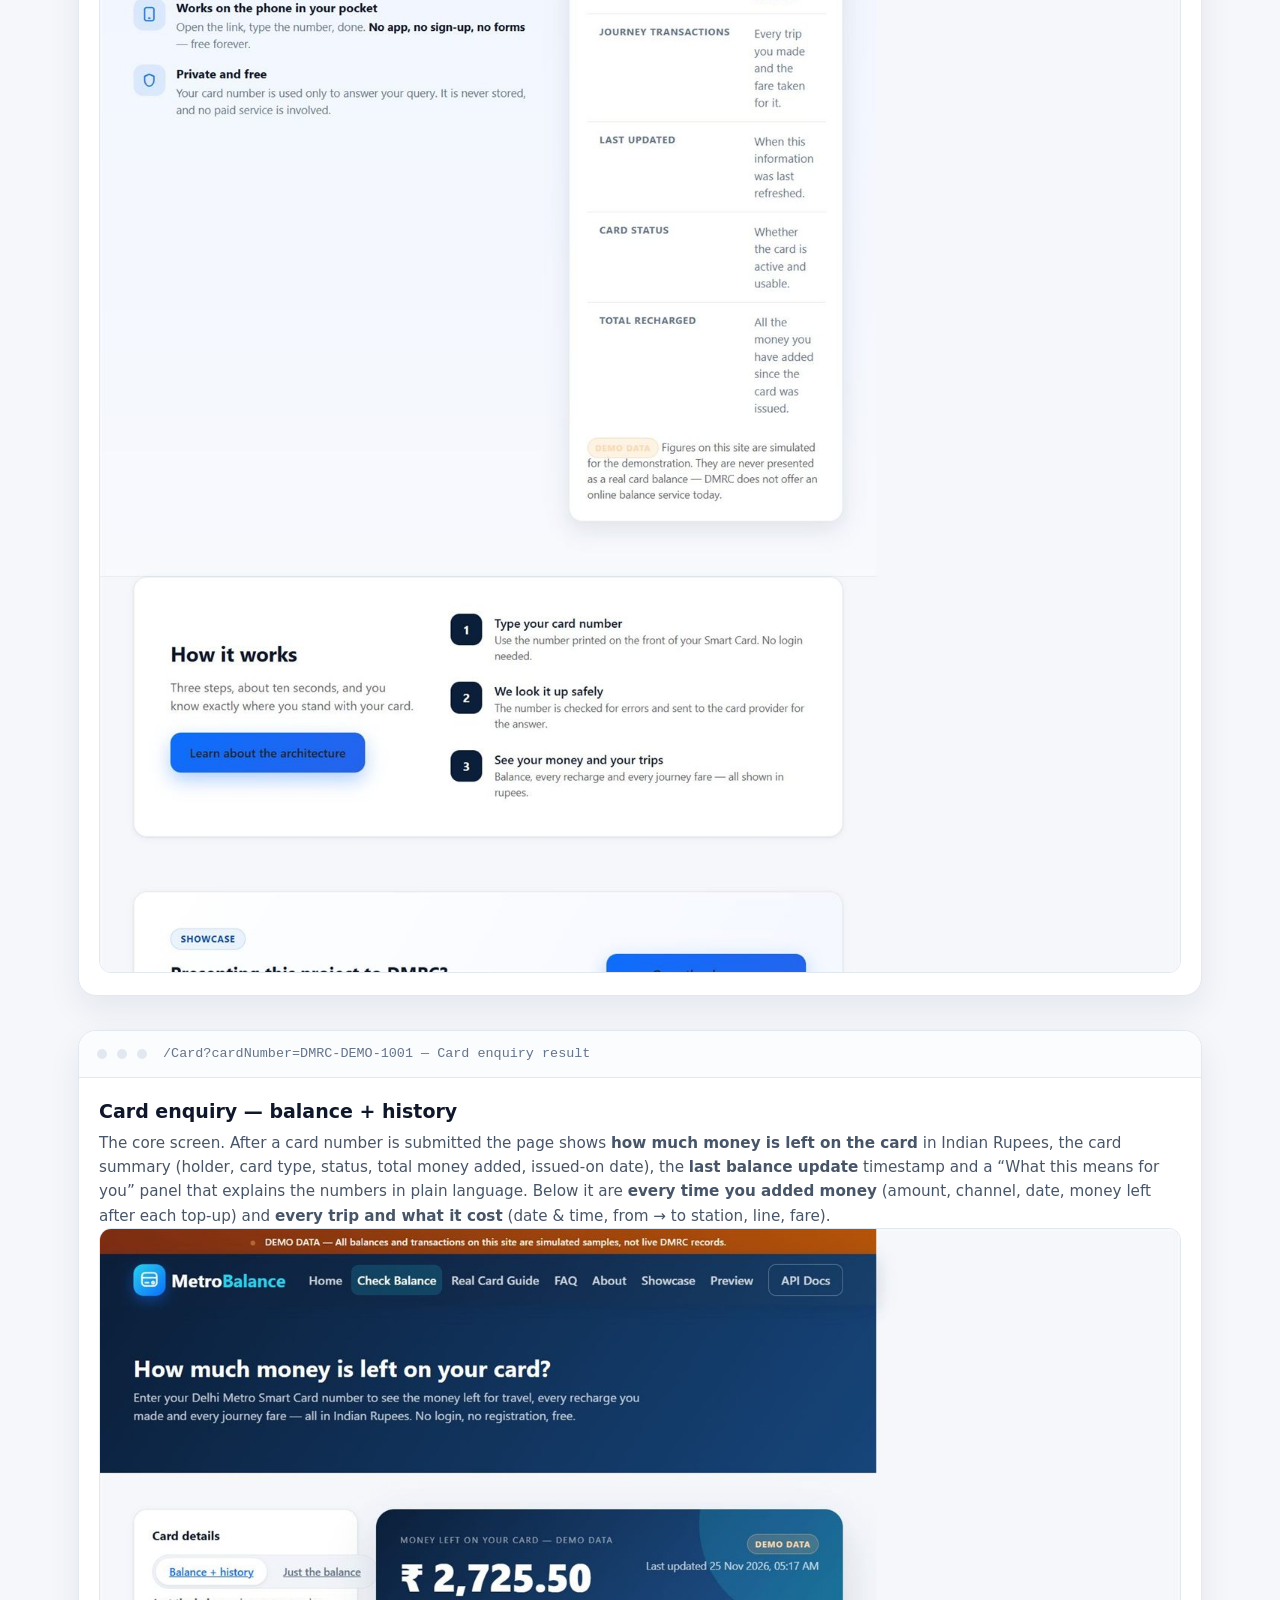
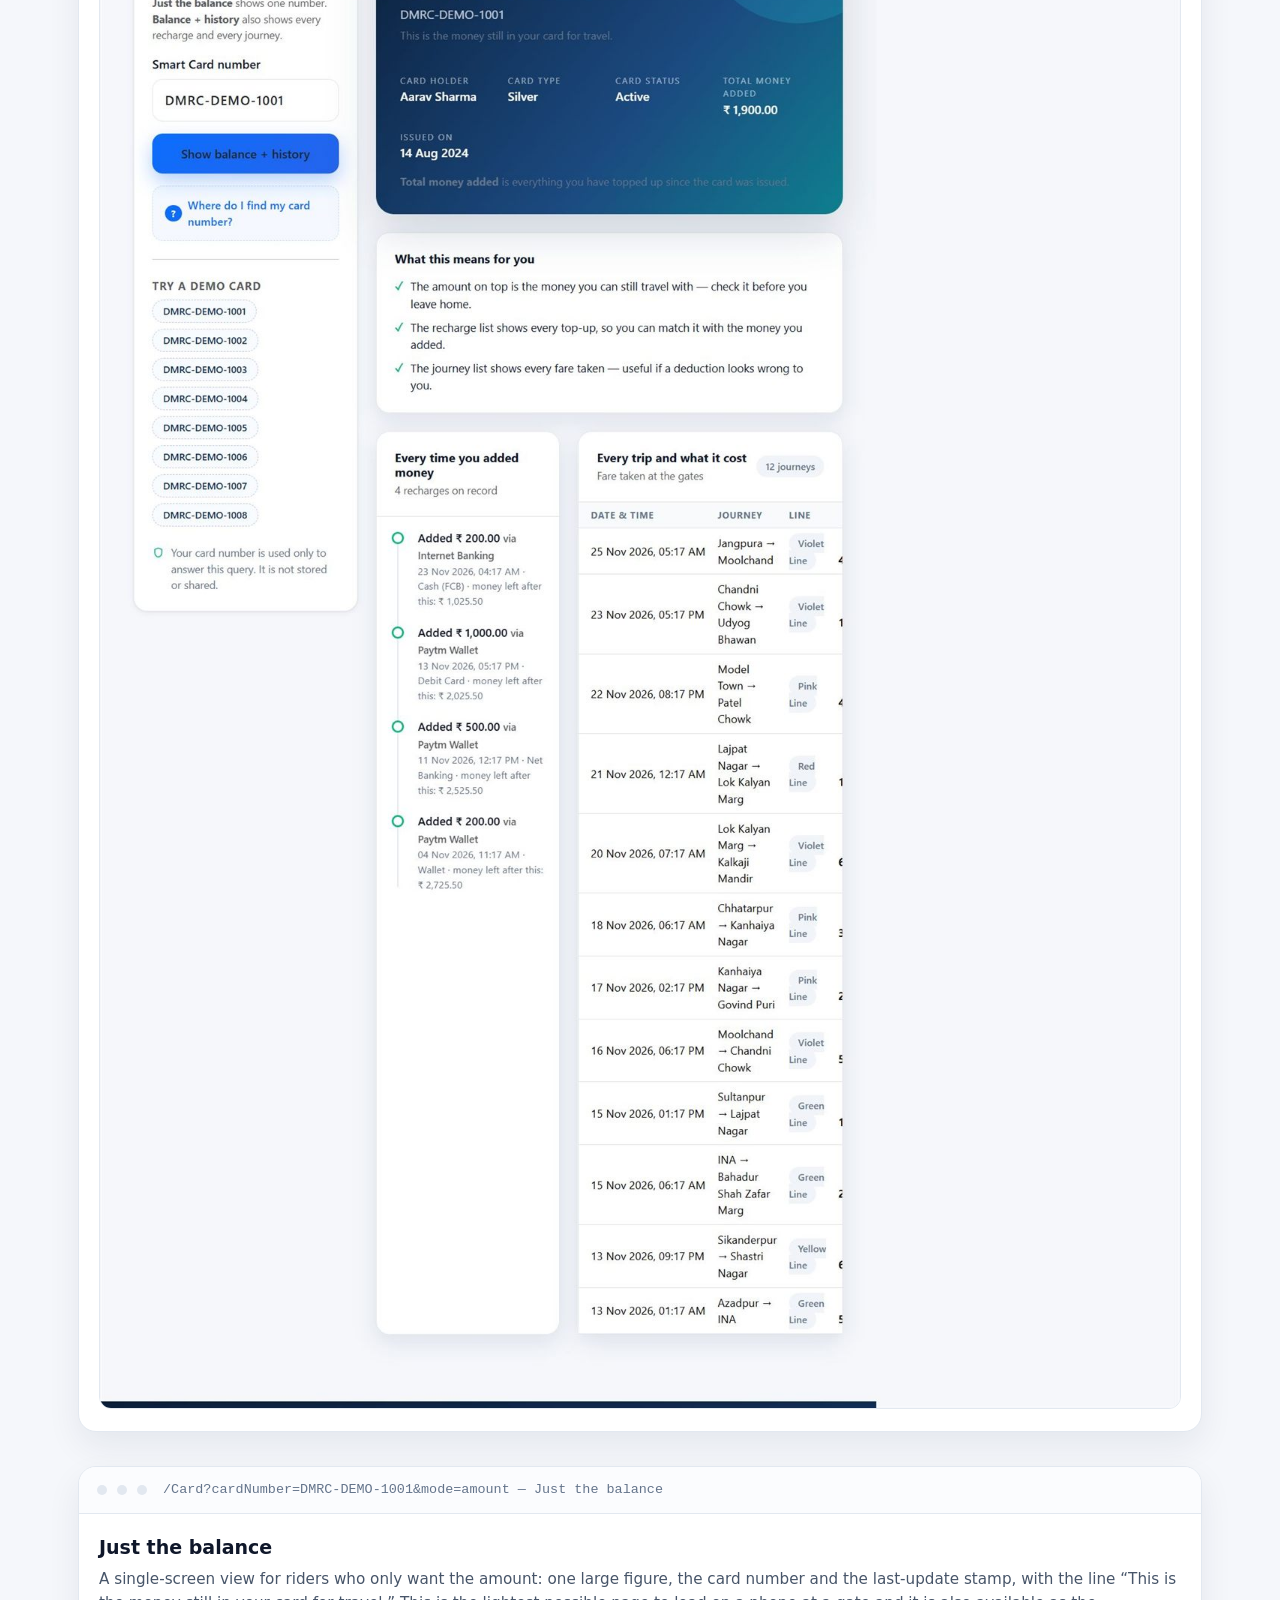
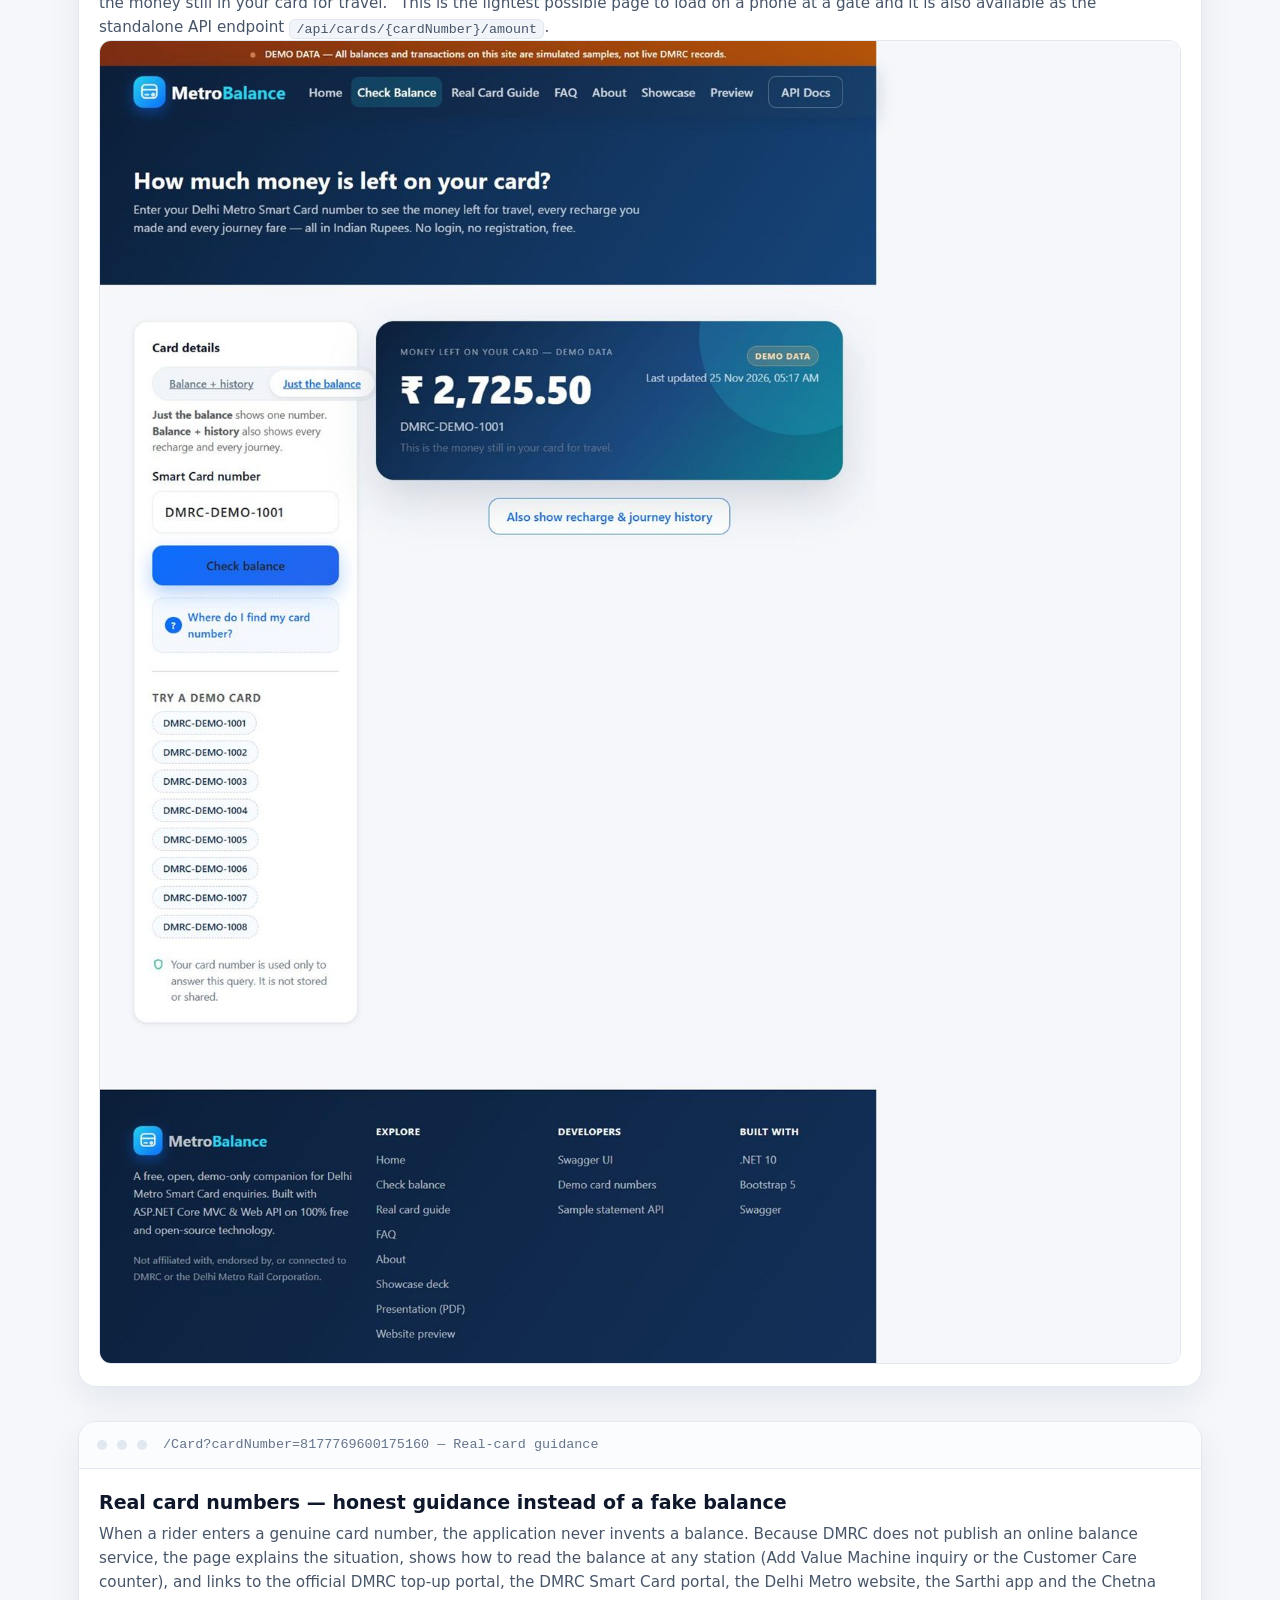
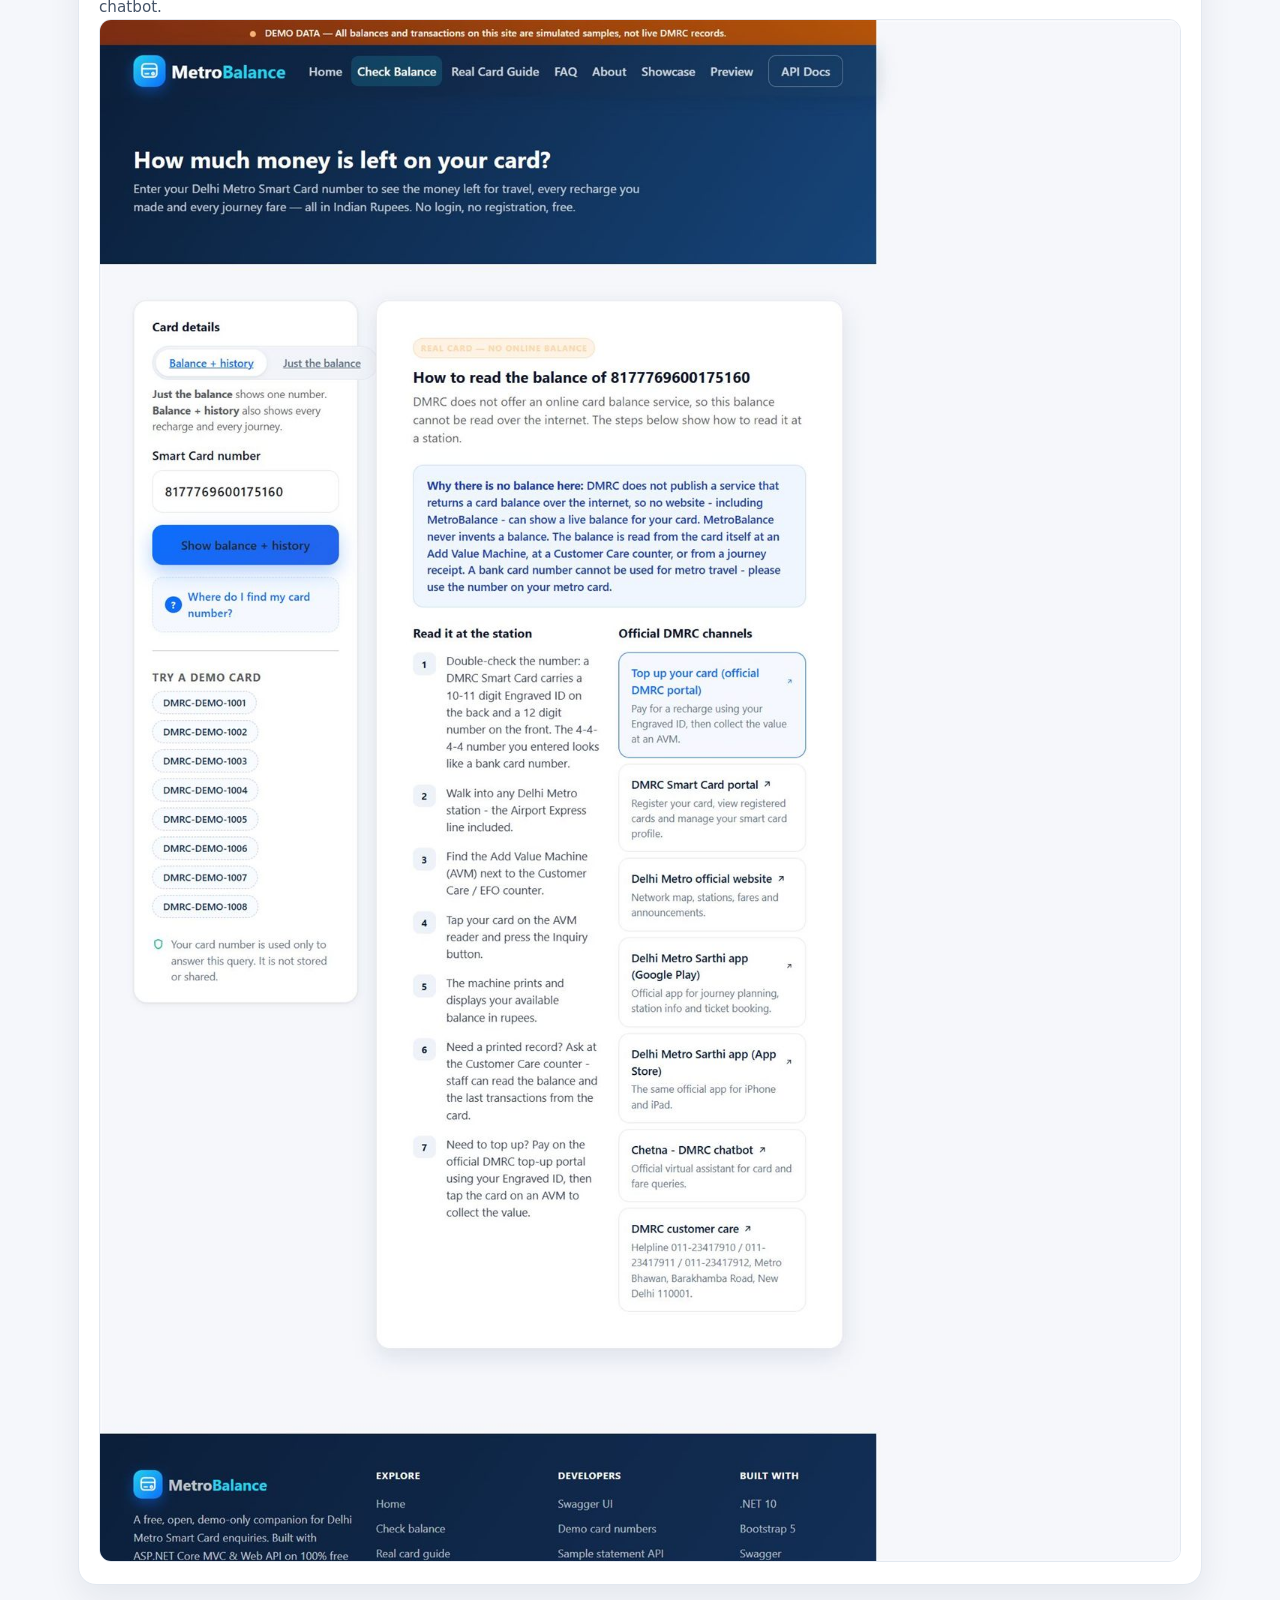
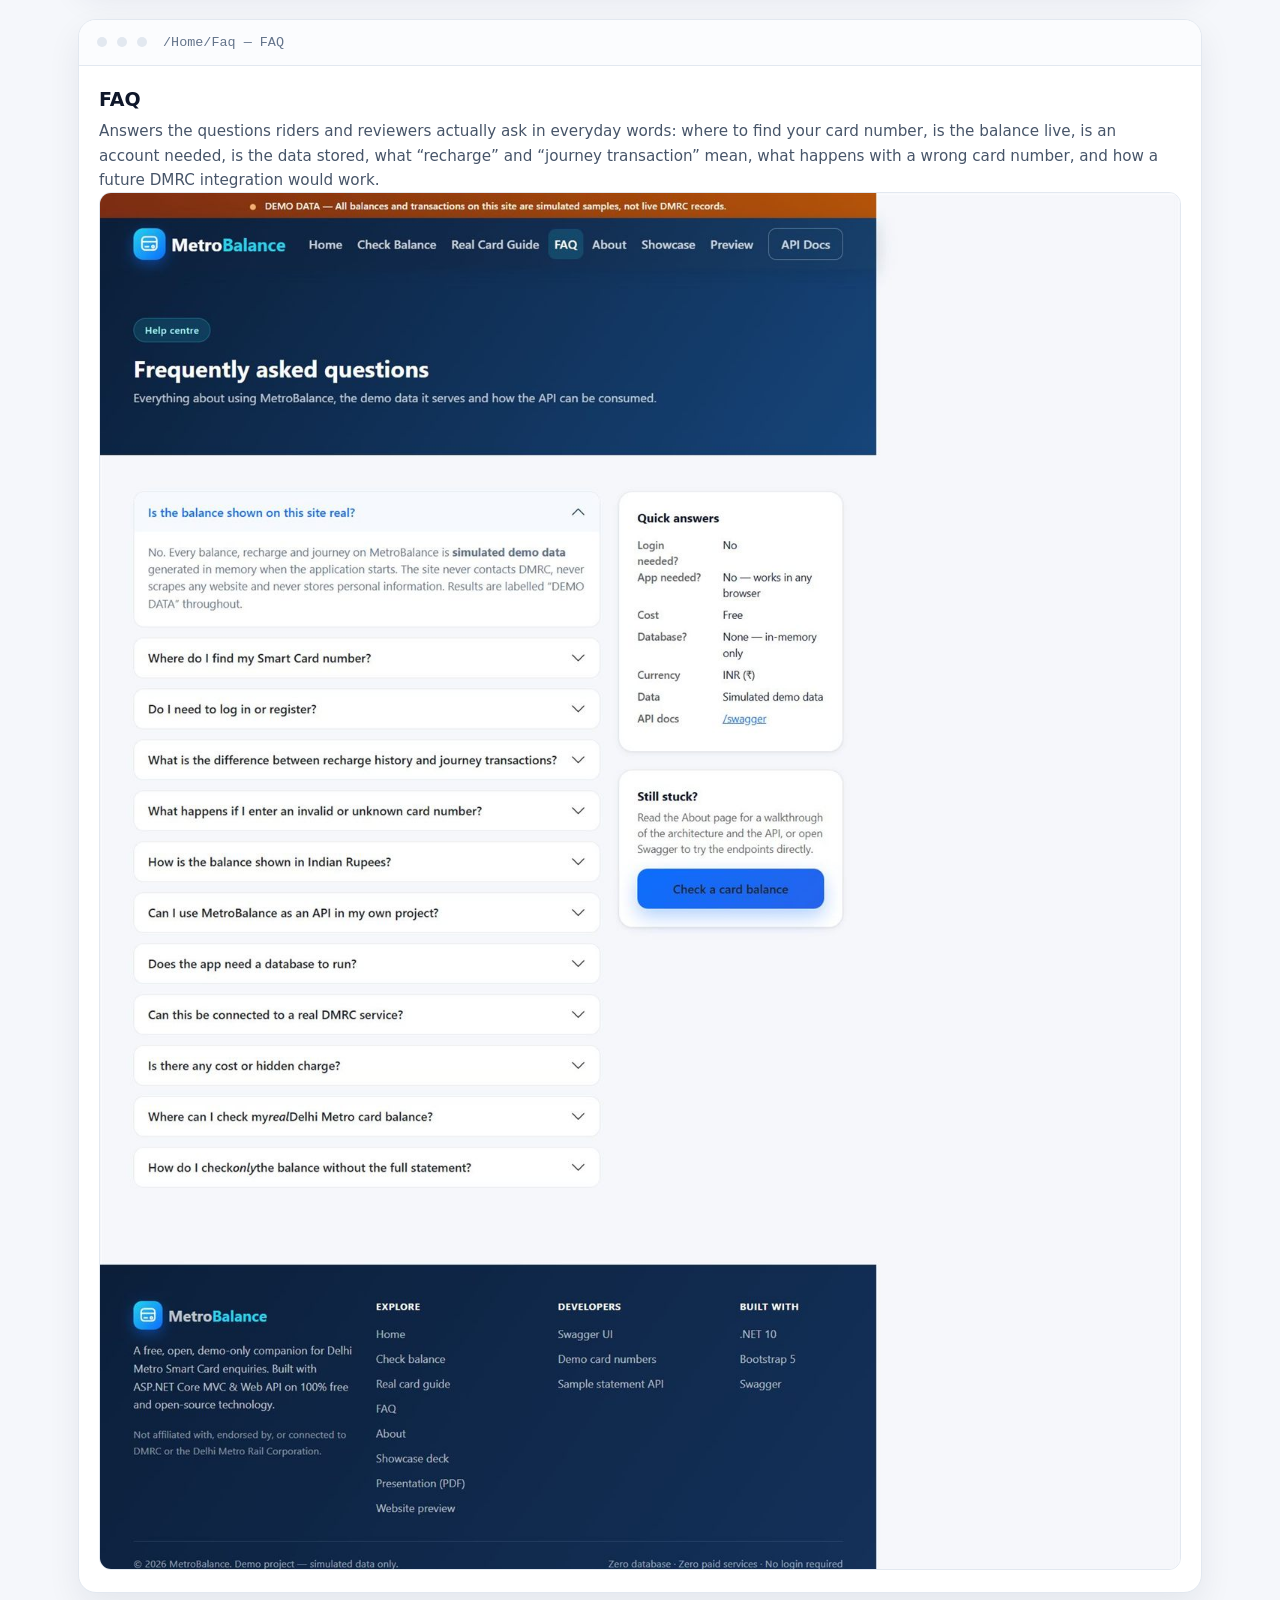
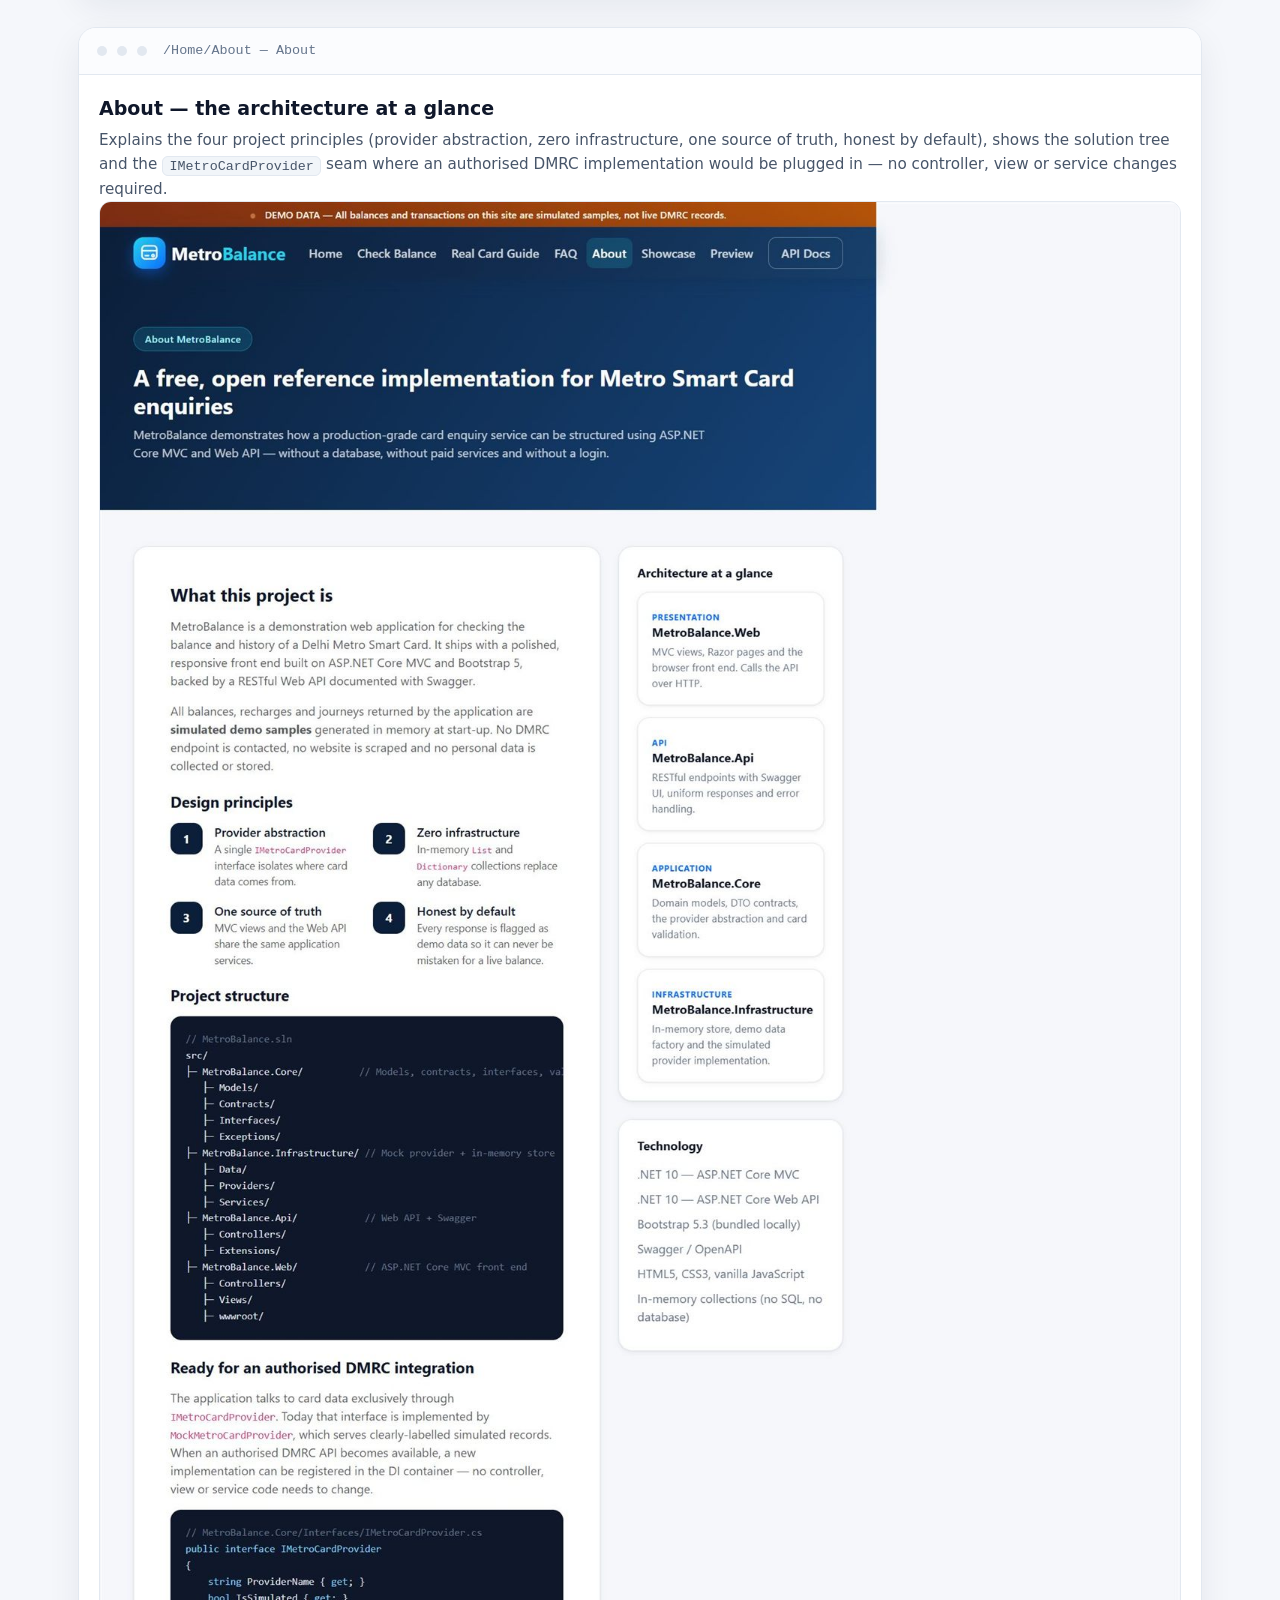
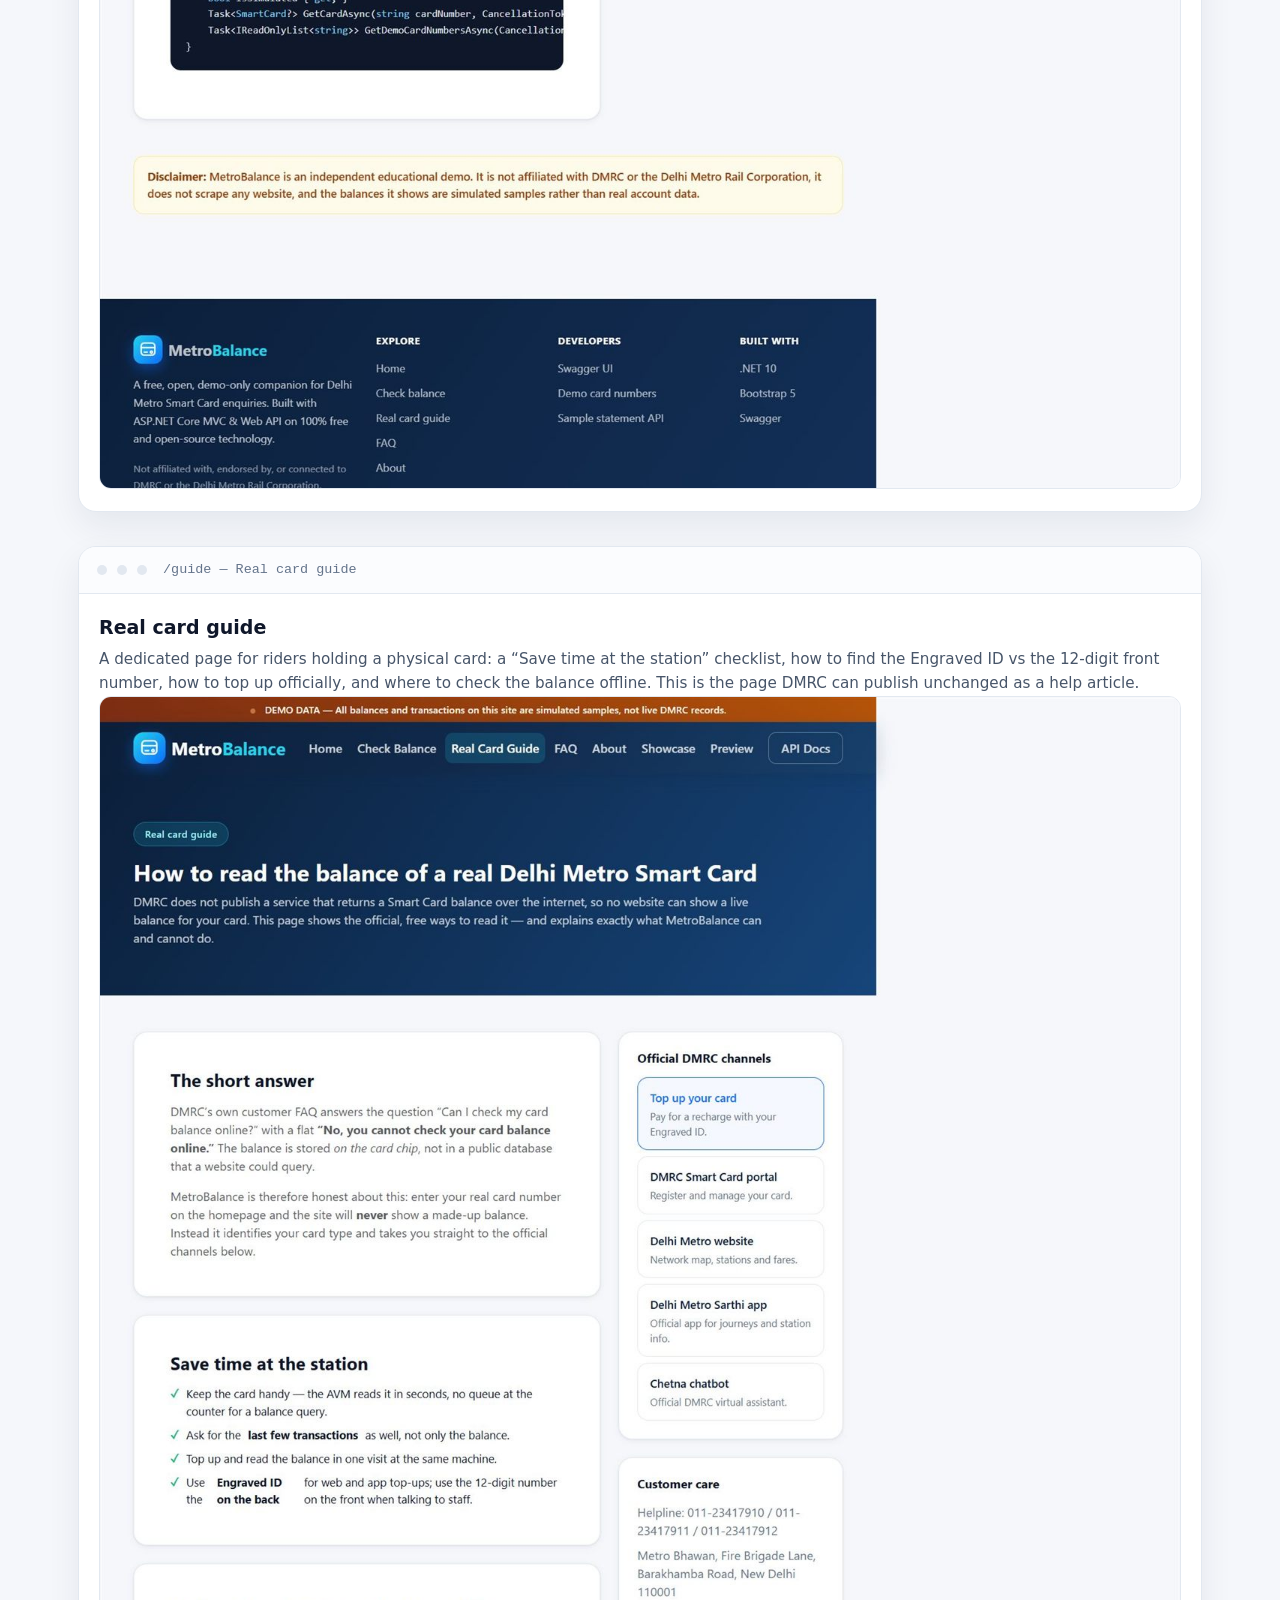
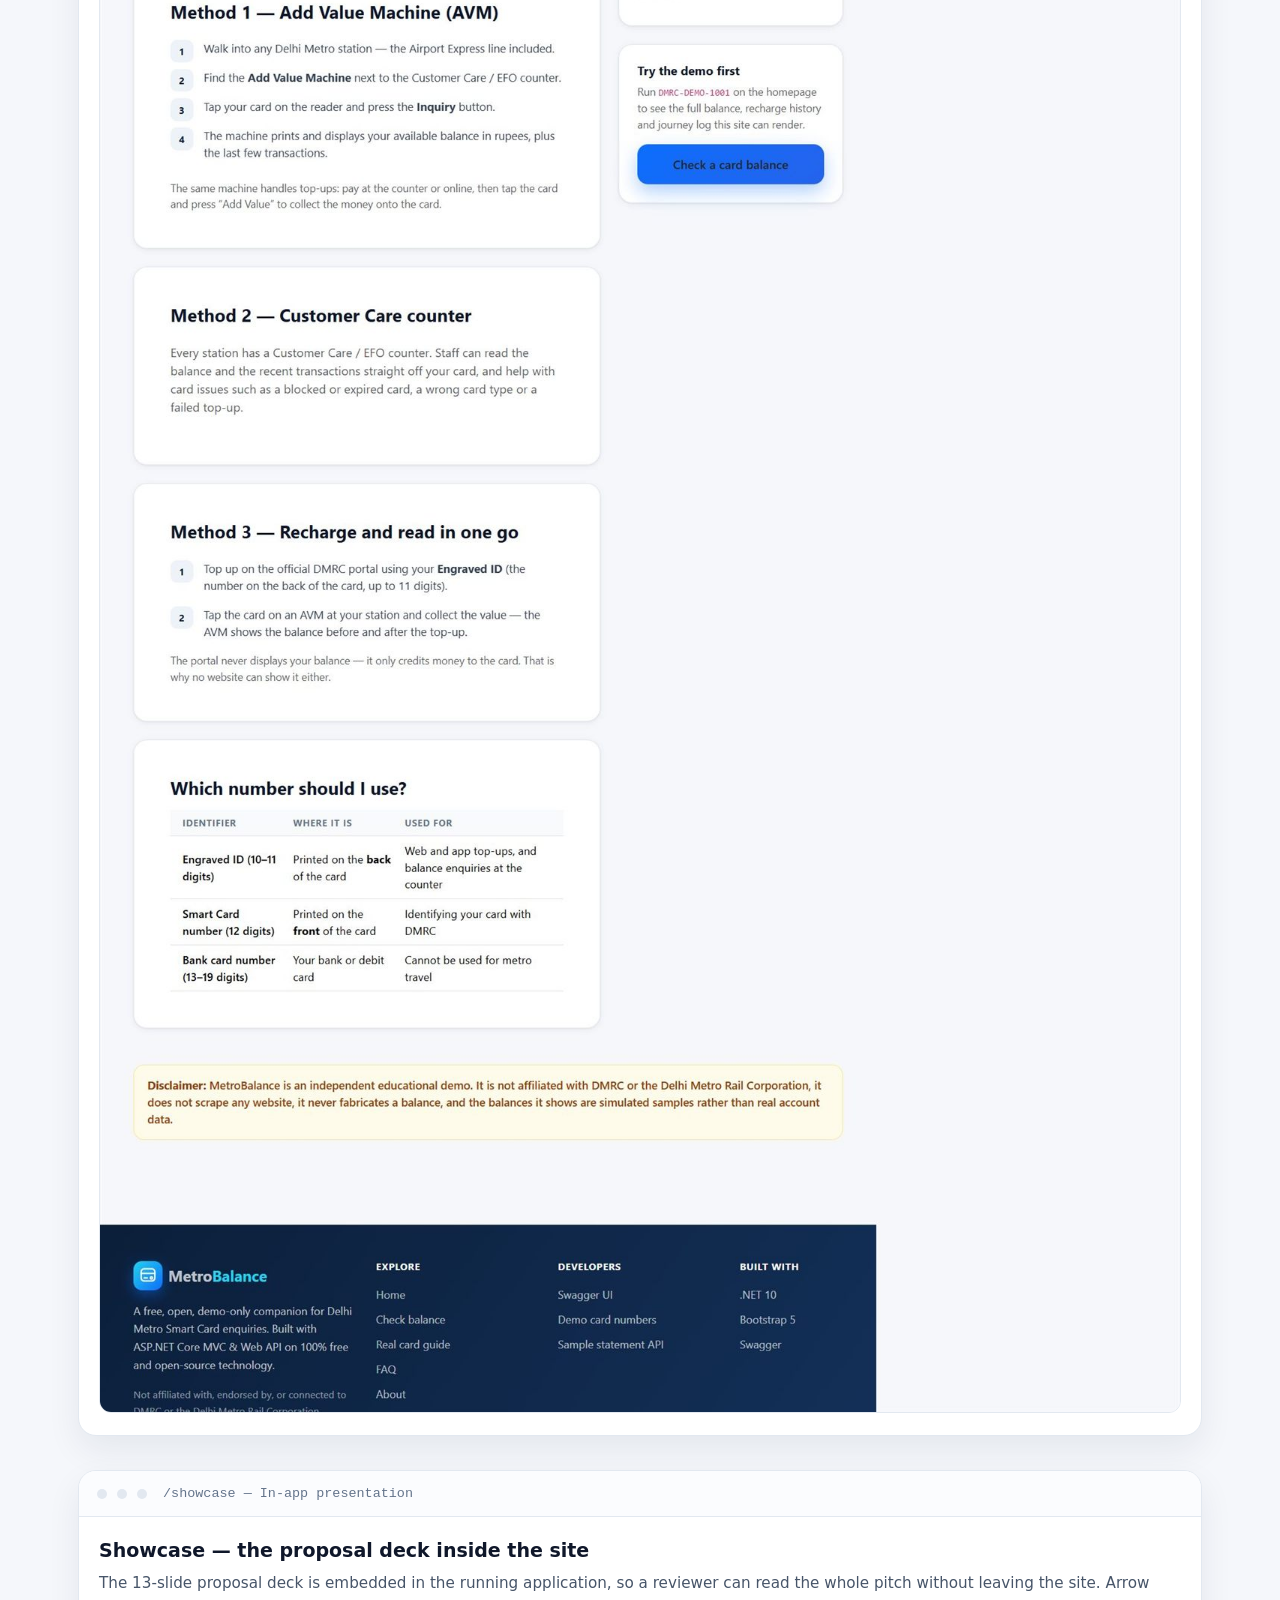
<file: docs/previews/website-preview.html>
<!DOCTYPE html>
<html lang="en">
<head>
<meta charset="utf-8" />
<meta name="viewport" content="width=device-width, initial-scale=1" />
<title>MetroBalance — Website Preview &amp; Screen Guide</title>
<meta name="description" content="Screen-by-screen preview of the MetroBalance Delhi Metro Smart Card balance website, with real captures of every page." />
<style>
  :root{
    --navy:#0b1f3a; --navy2:#122c4f; --blue:#0d6efd; --cyan:#22d3ee; --green:#10b981;
    --amber:#f59e0b; --ink:#0f172a; --muted:#64748b; --line:#e2e8f0; --bg:#f5f7fb;
  }
  *{box-sizing:border-box;}
  body{
    margin:0; background:var(--bg); color:var(--ink);
    font-family:"Segoe UI",system-ui,-apple-system,"Helvetica Neue",Arial,sans-serif;
    -webkit-font-smoothing:antialiased; line-height:1.6;
  }
  .wrap{max-width:1180px;margin:0 auto;padding:0 28px;}
  .ribbon{background:linear-gradient(90deg,#7c2d12,#b45309);color:#fff;font-size:.8rem;letter-spacing:.04em;
    text-align:center;padding:.45rem 1rem;font-weight:600;}
  header.hero{background:linear-gradient(135deg,var(--navy) 0%,#14315a 55%,#0a1c34 100%);color:#e6edf6;padding:56px 0 52px;}
  .eyebrow{display:inline-block;background:rgba(34,211,238,.14);border:1px solid rgba(34,211,238,.35);color:#a5f3fc;
    border-radius:999px;padding:.3rem .9rem;font-size:.78rem;font-weight:600;letter-spacing:.04em;}
  h1{font-size:44px;line-height:1.1;margin:.9rem 0 .6rem;font-weight:800;letter-spacing:-.02em;}
  .grad{background:linear-gradient(90deg,#67e8f9,#60a5fa);-webkit-background-clip:text;background-clip:text;color:transparent;}
  header.hero p{font-size:19px;color:rgba(230,237,246,.82);max-width:56rem;margin:0 0 1.2rem;}
  .kpis{display:flex;flex-wrap:wrap;gap:16px;margin-top:26px;}
  .kpi{flex:1 1 180px;background:rgba(255,255,255,.06);border:1px solid rgba(255,255,255,.12);border-radius:14px;padding:16px 18px;}
  .kpi .k{font-size:26px;font-weight:800;color:#67e8f9;}
  .kpi .l{font-size:.86rem;color:rgba(230,237,246,.72);}
  nav.toc{background:#fff;border-bottom:1px solid var(--line);position:sticky;top:0;z-index:20;}
  nav.toc .wrap{display:flex;gap:18px;overflow-x:auto;padding-top:.7rem;padding-bottom:.7rem;}
  nav.toc a{color:var(--navy);text-decoration:none;font-size:.9rem;font-weight:600;white-space:nowrap;}
  nav.toc a:hover{color:var(--blue);}
  section{padding:46px 0 8px;}
  h2{font-size:30px;font-weight:800;letter-spacing:-.015em;margin:0 0 .4rem;}
  h3{font-size:19px;font-weight:700;margin:0 0 .3rem;}
  .lead{color:var(--muted);font-size:17px;margin:0 0 26px;max-width:56rem;}
  table{width:100%;border-collapse:collapse;background:#fff;border:1px solid var(--line);border-radius:14px;overflow:hidden;font-size:.94rem;}
  th{background:#f1f5f9;text-align:left;padding:12px 16px;font-size:.8rem;text-transform:uppercase;letter-spacing:.05em;color:#475569;border-bottom:1px solid var(--line);}
  td{padding:12px 16px;border-bottom:1px solid #eef2f7;vertical-align:top;}
  tr:last-child td{border-bottom:none;}
  code{background:#f1f5f9;border:1px solid var(--line);border-radius:6px;padding:.1rem .4rem;font-size:.88em;font-family:Consolas,"Cascadia Mono",monospace;}
  .shot{background:#fff;border:1px solid var(--line);border-radius:18px;overflow:hidden;margin-bottom:34px;
    box-shadow:0 14px 34px rgba(11,31,58,.07);}
  .shot__bar{display:flex;align-items:center;gap:10px;padding:12px 18px;border-bottom:1px solid var(--line);background:#fbfcfe;}
  .dot{width:10px;height:10px;border-radius:50%;background:#e2e8f0;}
  .shot__url{font-size:.84rem;color:var(--muted);font-family:Consolas,monospace;margin-left:6px;}
  .shot__body{padding:18px 20px 22px;}
  .shot__body p{margin:.3rem 0 0;color:#475569;font-size:.95rem;}
  .shot img{display:block;width:100%;height:auto;border:1px solid var(--line);border-radius:12px;}
  .shot--phone{max-width:420px;}
  .grid2{display:grid;grid-template-columns:repeat(auto-fit,minmax(300px,1fr));gap:20px;}
  .card{background:#fff;border:1px solid var(--line);border-radius:16px;padding:20px 22px;box-shadow:0 8px 22px rgba(11,31,58,.06);}
  .card p,.card li{color:#475569;font-size:.95rem;margin:.35rem 0;}
  ul{margin:.3rem 0;padding-left:1.1rem;}
  .note{background:#fffbeb;border:1px solid #fcd34d;border-radius:14px;padding:16px 20px;margin:26px 0;font-size:.95rem;color:#78350f;}
  footer{background:var(--navy);color:rgba(230,237,246,.8);margin-top:56px;padding:34px 0;font-size:.9rem;}
  footer a{color:#7dd3fc;}
  .btnrow{display:flex;flex-wrap:wrap;gap:12px;margin-top:22px;}
  .btn{display:inline-block;background:var(--blue);color:#fff;text-decoration:none;font-weight:600;padding:.62rem 1.1rem;border-radius:10px;font-size:.94rem;}
  .btn--ghost{background:transparent;border:1px solid rgba(255,255,255,.35);color:#e6edf6;}
  @media print{
    nav.toc{display:none;}
    body{background:#fff;}
    .shot{break-inside:avoid;page-break-inside:avoid;}
    header.hero{padding:26px 0;}
    h1{font-size:30px;}
    .kpi .k{font-size:20px;}
  }
</style>
</head>
<body>

<div class="ribbon">DEMO DATA — Every screenshot below shows SIMULATED sample balances and transactions. No live DMRC record is displayed.</div>

<header class="hero">
  <div class="wrap">
    <span class="eyebrow">Website Preview · for DMRC &amp; stakeholders</span>
    <h1>MetroBalance <span class="grad">— how the website looks and works</span></h1>
    <p>Real screen captures of the working MetroBalance application: the home page (with the rider-benefits section and the plain-English glossary), the Smart Card balance enquiry, the “just the balance” view, the real-card guidance, FAQ, About, the Swagger API documentation, the in-app presentation, and the mobile layouts — all taken from the running build.</p>
    <div class="kpis">
      <div class="kpi"><div class="k">12</div><div class="l">Real screen captures</div></div>
      <div class="kpi"><div class="k">7</div><div class="l">Public pages</div></div>
      <div class="kpi"><div class="k">7</div><div class="l">REST endpoints</div></div>
      <div class="kpi"><div class="k">0</div><div class="l">Logins required</div></div>
      <div class="kpi"><div class="k">0</div><div class="l">Databases or paid services</div></div>
    </div>
    <div class="btnrow">
      <a class="btn" href="/demo/" data-pages-href="../demo/index.html">Try the live interactive demo</a>
      <a class="btn" href="/presentations/dmrc-proposal.html" data-pages-href="../dmrc-proposal.html">Open the proposal deck</a>
      <a class="btn btn--ghost" href="https://github.com/ThePrabhanshu-dev/metrobalance" data-pages-href="https://github.com/ThePrabhanshu-dev/metrobalance">Source code on GitHub</a>
      <a class="btn btn--ghost" href="/swagger" data-pages-href="#api">API documentation</a>
    </div>
  </div>
</header>

<nav class="toc">
  <div class="wrap">
    <a href="#screens">Screen-by-screen</a>
    <a href="#features">Feature → screen map</a>
    <a href="#mobile">Mobile</a>
    <a href="#api">API</a>
    <a href="#honesty">How the demo stays honest</a>
  </div>
</nav>

<div class="wrap">

<section id="screens">
  <h2>Screen-by-screen preview</h2>
  <p class="lead">Each capture below is an unmodified screenshot of the running MetroBalance site, taken from the local build. The URL bar shows the exact address a rider or reviewer would open.</p>

  <div class="shot">
    <div class="shot__bar"><span class="dot"></span><span class="dot"></span><span class="dot"></span>
      <span class="shot__url">/ — Home</span></div>
    <div class="shot__body">
      <h3>Home — the landing page</h3>
      <p>Premium hero written in everyday words — <em>“how much money is left on the card, every top-up you made and every trip the fare was deducted from”</em> — with the Smart Card number input above the fold, one-tap access to the demo card numbers, a “Where do I find my Smart Card number?” helper, and a <strong>Why this is useful to you</strong> section that spells out the rider benefits (no queue at the AVM, know before you travel, every top-up in one list, works in any browser, private and free) next to a plain-English glossary. Every page carries a permanent <strong>DEMO DATA</strong> ribbon so a simulated balance can never be mistaken for a live one.</p>
      <img src="screenshots/01-home.jpg" alt="MetroBalance home page" loading="lazy" />
    </div>
  </div>

  <div class="shot">
    <div class="shot__bar"><span class="dot"></span><span class="dot"></span><span class="dot"></span>
      <span class="shot__url">/Card?cardNumber=DMRC-DEMO-1001 — Card enquiry result</span></div>
    <div class="shot__body">
      <h3>Card enquiry — balance + history</h3>
      <p>The core screen. After a card number is submitted the page shows <strong>how much money is left on the card</strong> in Indian Rupees, the card summary (holder, card type, status, total money added, issued-on date), the <strong>last balance update</strong> timestamp and a “What this means for you” panel that explains the numbers in plain language. Below it are <strong>every time you added money</strong> (amount, channel, date, money left after each top-up) and <strong>every trip and what it cost</strong> (date &amp; time, from → to station, line, fare).</p>
      <img src="screenshots/02-card-enquiry-result.jpg" alt="Card enquiry result with balance, recharge history and journey transactions" loading="lazy" />
    </div>
  </div>

  <div class="shot">
    <div class="shot__bar"><span class="dot"></span><span class="dot"></span><span class="dot"></span>
      <span class="shot__url">/Card?cardNumber=DMRC-DEMO-1001&amp;mode=amount — Just the balance</span></div>
    <div class="shot__body">
      <h3>Just the balance</h3>
      <p>A single-screen view for riders who only want the amount: one large figure, the card number and the last-update stamp, with the line “This is the money still in your card for travel.” This is the lightest possible page to load on a phone at a gate and it is also available as the standalone API endpoint <code>/api/cards/{cardNumber}/amount</code>.</p>
      <img src="screenshots/03-balance-only.jpg" alt="Balance only view" loading="lazy" />
    </div>
  </div>

  <div class="shot">
    <div class="shot__bar"><span class="dot"></span><span class="dot"></span><span class="dot"></span>
      <span class="shot__url">/Card?cardNumber=8177769600175160 — Real-card guidance</span></div>
    <div class="shot__body">
      <h3>Real card numbers — honest guidance instead of a fake balance</h3>
      <p>When a rider enters a genuine card number, the application never invents a balance. Because DMRC does not publish an online balance service, the page explains the situation, shows how to read the balance at any station (Add Value Machine inquiry or the Customer Care counter), and links to the official DMRC top-up portal, the DMRC Smart Card portal, the Delhi Metro website, the Sarthi app and the Chetna chatbot.</p>
      <img src="screenshots/04-real-card-guidance.jpg" alt="Guidance page for a real card number" loading="lazy" />
    </div>
  </div>

  <div class="shot">
    <div class="shot__bar"><span class="dot"></span><span class="dot"></span><span class="dot"></span>
      <span class="shot__url">/Home/Faq — FAQ</span></div>
    <div class="shot__body">
      <h3>FAQ</h3>
      <p>Answers the questions riders and reviewers actually ask in everyday words: where to find your card number, is the balance live, is an account needed, is the data stored, what “recharge” and “journey transaction” mean, what happens with a wrong card number, and how a future DMRC integration would work.</p>
      <img src="screenshots/05-faq.jpg" alt="Frequently asked questions page" loading="lazy" />
    </div>
  </div>

  <div class="shot">
    <div class="shot__bar"><span class="dot"></span><span class="dot"></span><span class="dot"></span>
      <span class="shot__url">/Home/About — About</span></div>
    <div class="shot__body">
      <h3>About — the architecture at a glance</h3>
      <p>Explains the four project principles (provider abstraction, zero infrastructure, one source of truth, honest by default), shows the solution tree and the <code>IMetroCardProvider</code> seam where an authorised DMRC implementation would be plugged in — no controller, view or service changes required.</p>
      <img src="screenshots/06-about.jpg" alt="About page with architecture" loading="lazy" />
    </div>
  </div>

  <div class="shot">
    <div class="shot__bar"><span class="dot"></span><span class="dot"></span><span class="dot"></span>
      <span class="shot__url">/guide — Real card guide</span></div>
    <div class="shot__body">
      <h3>Real card guide</h3>
      <p>A dedicated page for riders holding a physical card: a “Save time at the station” checklist, how to find the Engraved ID vs the 12-digit front number, how to top up officially, and where to check the balance offline. This is the page DMRC can publish unchanged as a help article.</p>
      <img src="screenshots/07-guide.jpg" alt="Real card guide page" loading="lazy" />
    </div>
  </div>

  <div class="shot">
    <div class="shot__bar"><span class="dot"></span><span class="dot"></span><span class="dot"></span>
      <span class="shot__url">/showcase — In-app presentation</span></div>
    <div class="shot__body">
      <h3>Showcase — the proposal deck inside the site</h3>
      <p>The 13-slide proposal deck is embedded in the running application, so a reviewer can read the whole pitch without leaving the site. Arrow keys navigate, <strong>F</strong> toggles fullscreen and <strong>P</strong> exports a PDF.</p>
      <img src="screenshots/08-showcase.jpg" alt="Showcase page with the embedded deck" loading="lazy" />
    </div>
  </div>
</section>

<section id="features">
  <h2>Feature → screen map</h2>
  <p class="lead">Every requirement of the brief, and exactly where a reviewer can see it working.</p>
  <table>
    <thead><tr><th>Requirement</th><th>Where it is visible</th><th>Evidence</th></tr></thead>
    <tbody>
      <tr><td>Modern, premium, responsive homepage</td><td><code>/</code></td><td>Screenshot 01 + mobile 10</td></tr>
      <tr><td>Smart Card number input</td><td><code>/Card</code></td><td>Screenshot 02</td></tr>
      <tr><td>“Where do I find my card number?” helper</td><td><code>/</code>, <code>/Card</code></td><td>Screenshots 01, 02</td></tr>
      <tr><td>Rider benefits &amp; plain-English glossary</td><td><code>/</code></td><td>Screenshot 01</td></tr>
      <tr><td>Check card balance</td><td><code>/Card</code></td><td>Screenshot 02</td></tr>
      <tr><td>Balance displayed in Indian Rupees</td><td><code>/Card</code>, <code>/Card?mode=amount</code></td><td>Screenshots 02, 03</td></tr>
      <tr><td>Recharge history</td><td><code>/Card</code></td><td>Screenshot 02</td></tr>
      <tr><td>Journey transaction history</td><td><code>/Card</code></td><td>Screenshot 02</td></tr>
      <tr><td>Last balance update</td><td><code>/Card</code></td><td>Screenshot 02, 03</td></tr>
      <tr><td>Card validation &amp; error handling</td><td><code>/Card</code> (real-card guidance)</td><td>Screenshot 04</td></tr>
      <tr><td>FAQ and About pages</td><td><code>/Home/Faq</code>, <code>/Home/About</code></td><td>Screenshots 05, 06</td></tr>
      <tr><td>Mobile-friendly interface</td><td>All pages at 414 px</td><td>Screenshots 10–12</td></tr>
      <tr><td>Swagger API documentation</td><td><code>/swagger</code></td><td>Screenshot 09</td></tr>
      <tr><td>Presentation for stakeholders</td><td><code>/showcase</code></td><td>Screenshot 08</td></tr>
    </tbody>
  </table>
</section>

<section id="mobile">
  <h2>Mobile layout</h2>
  <p class="lead">The same build at a 414 px viewport — the width of a typical Indian smartphone. The single-column layout, the collapsible navigation and the large tap targets are identical to the desktop behaviour.</p>

  <div class="grid2">
    <div class="shot shot--phone">
      <div class="shot__bar"><span class="dot"></span><span class="shot__url">/ — Mobile</span></div>
      <div class="shot__body"><h3>Mobile home</h3><img src="screenshots/10-mobile-home.jpg" alt="Mobile home page" loading="lazy" /></div>
    </div>
    <div class="shot shot--phone">
      <div class="shot__bar"><span class="dot"></span><span class="shot__url">/Card — Mobile result</span></div>
      <div class="shot__body"><h3>Mobile card result</h3><img src="screenshots/11-mobile-card-result.jpg" alt="Mobile card enquiry result" loading="lazy" /></div>
    </div>
    <div class="shot shot--phone">
      <div class="shot__bar"><span class="dot"></span><span class="shot__url">/Card — Mobile real card</span></div>
      <div class="shot__body"><h3>Mobile guidance</h3><img src="screenshots/12-mobile-enquiry.jpg" alt="Mobile guidance page" loading="lazy" /></div>
    </div>
  </div>
</section>

<section id="api">
  <h2>REST API (Swagger)</h2>
  <p class="lead">The same data is available as a documented JSON API, so a DMRC portal, a kiosk, a chatbot or a mobile app could consume it directly.</p>
  <div class="shot">
    <div class="shot__bar"><span class="dot"></span><span class="dot"></span><span class="dot"></span>
      <span class="shot__url">/swagger — Swagger UI</span></div>
    <div class="shot__body">
      <h3>Swagger / OpenAPI documentation</h3>
      <p>Seven endpoints under <code>/api/cards</code> — <code>balance</code>, <code>amount</code>, <code>statement</code>, <code>enquiry</code>, <code>recharges</code>, <code>transactions</code> and <code>demo-numbers</code> — each with typed request and response schemas and uniform error envelopes. Every response is flagged as simulated demo data in the API description itself.</p>
      <img src="screenshots/09-swagger.jpg" alt="Swagger UI" loading="lazy" />
    </div>
  </div>
</section>

<section id="honesty">
  <h2>How the demo stays honest</h2>
  <div class="grid2">
    <div class="card">
      <h3>Nothing is scraped</h3>
      <p>MetroBalance never calls DMRC, never scrapes a website and never invents an endpoint. All values come from an in-memory collection created at start-up.</p>
    </div>
    <div class="card">
      <h3>Every surface is labelled</h3>
      <p>A permanent ribbon on every page, a “DEMO DATA” tag on every balance card, and an explicit disclaimer in the API description and the footer.</p>
    </div>
    <div class="card">
      <h3>Real cards get guidance, not a fake number</h3>
      <p>A genuine card number returns an explanation and the official offline channels instead of a fabricated balance.</p>
    </div>
    <div class="card">
      <h3>Ready for an authorised integration</h3>
      <p>A new <code>IMetroCardProvider</code> implementation can be registered in the DI container. The UI, the API and the documentation stay untouched.</p>
    </div>
  </div>
  <div class="note">
    <strong>What DMRC would need to provide:</strong> an authorised, read-only balance and transaction endpoint (or a sanctioned file/feed), plus a documented card-number format. MetroBalance would then register a <code>DmrcMetroCardProvider</code> and the same UI would show live values.
  </div>
</section>

</div>

<footer>
  <div class="wrap">
    <p><strong>MetroBalance</strong> — a free, open, demo-only reference implementation for Delhi Metro Smart Card enquiries. Built with ASP.NET Core MVC &amp; Web API on 100% free and open-source technology.</p>
    <p>Not affiliated with, endorsed by, or connected to DMRC or the Delhi Metro Rail Corporation. All balances and transactions shown are simulated samples.</p>
    <p><strong>Run it yourself:</strong> <code>git clone https://github.com/ThePrabhanshu-dev/metrobalance</code> ·
      <code>dotnet run --project src/MetroBalance.Web</code> → <code>http://localhost:5080</code> · no database, no keys, no paid services.</p>
    <p>
      <a href="/demo/" data-pages-href="../demo/index.html">Live interactive demo</a> ·
      <a href="/presentations/dmrc-proposal.html" data-pages-href="../dmrc-proposal.html">Proposal deck</a> ·
      <a href="/swagger" data-pages-href="#api">API docs</a> ·
      <a href="/previews/website-preview.html" data-pages-href="./website-preview.html">Website preview</a> ·
      <a href="https://github.com/ThePrabhanshu-dev/metrobalance" data-pages-href="https://github.com/ThePrabhanshu-dev/metrobalance">Source code</a>
    </p>
    <script>
      // When this document is published on GitHub Pages the application routes do not
      // exist, so every app-local link falls back to the statically published copy.
      (function () {
        if (!/github\.io$/i.test(location.hostname)) { return; }
        document.querySelectorAll('a[data-pages-href]').forEach(function (a) {
          a.setAttribute('href', a.getAttribute('data-pages-href'));
        });
      })();
    </script>
  </div>
</footer>

</body>
</html>
</file>
<file: docs/demo/demo.css>
/* ==========================================================================
   MetroBalance - public static demo stylesheet
   --------------------------------------------------------------------------
   Self-contained: no external CDN, no build step. The static demo is published
   to GitHub Pages so that DMRC reviewers can click a link and use the product
   without installing anything. Design tokens mirror src/.../wwwroot/css/site.css
   so the demo looks like the real application.
   ========================================================================== */

:root {
    --mb-navy: #0b1f3a;
    --mb-navy-2: #122c4f;
    --mb-blue: #0d6efd;
    --mb-cyan: #22d3ee;
    --mb-green: #10b981;
    --mb-amber: #f59e0b;
    --mb-ink: #0f172a;
    --mb-muted: #64748b;
    --mb-line: #e2e8f0;
    --mb-surface: #ffffff;
    --mb-bg: #f5f7fb;
    --mb-radius: 18px;
    --mb-shadow-sm: 0 1px 2px rgba(15, 23, 42, .06), 0 2px 8px rgba(15, 23, 42, .05);
    --mb-shadow-md: 0 10px 30px rgba(11, 31, 58, .10);
    --mb-shadow-lg: 0 24px 60px rgba(11, 31, 58, .16);
}

* { box-sizing: border-box; }

html { scroll-behavior: smooth; }

body {
    margin: 0;
    background: var(--mb-bg);
    color: var(--mb-ink);
    font-family: "Segoe UI", system-ui, -apple-system, "Helvetica Neue", Arial, sans-serif;
    font-size: 16px;
    line-height: 1.6;
    -webkit-font-smoothing: antialiased;
}

h1, h2, h3, h4, h5 { margin: 0 0 .5rem; line-height: 1.2; }
p { margin: 0 0 1rem; }
a { color: var(--mb-blue); }

.mb-container { width: 100%; max-width: 1140px; margin: 0 auto; padding: 0 1.25rem; }
.mb-narrow { max-width: 820px; }

/* ---------------- Demo ribbon ---------------- */
.demo-ribbon {
    background: linear-gradient(90deg, #7c2d12, #b45309);
    color: #fff7ed;
    font-size: .78rem;
    letter-spacing: .02em;
    padding: .45rem 1rem;
    text-align: center;
    font-weight: 600;
}

.demo-ribbon__dot {
    display: inline-block;
    width: 8px;
    height: 8px;
    border-radius: 50%;
    background: #fdba74;
    margin-right: .5rem;
    vertical-align: middle;
    animation: mb-pulse 1.8s ease-in-out infinite;
}

@keyframes mb-pulse {
    0%, 100% { opacity: 1; transform: scale(1); }
    50% { opacity: .35; transform: scale(.8); }
}

/* ---------------- Navigation ---------------- */
.site-header {
    position: sticky;
    top: 0;
    z-index: 1030;
    background: linear-gradient(120deg, var(--mb-navy) 0%, var(--mb-navy-2) 55%, #17406b 100%);
    box-shadow: 0 6px 24px rgba(11, 31, 58, .18);
}

.site-nav {
    display: flex;
    align-items: center;
    justify-content: space-between;
    gap: 1rem;
    padding: .85rem 0;
    flex-wrap: wrap;
}

.navbar-brand {
    display: inline-flex;
    align-items: center;
    gap: .65rem;
    color: #fff;
    font-weight: 700;
    font-size: 1.15rem;
    text-decoration: none;
    letter-spacing: -.01em;
}

.brand-mark {
    display: inline-flex;
    align-items: center;
    justify-content: center;
    width: 42px;
    height: 42px;
    border-radius: 13px;
    background: linear-gradient(135deg, var(--mb-cyan), var(--mb-blue));
    color: #fff;
    box-shadow: 0 6px 18px rgba(13, 110, 253, .45);
    font-size: 1.1rem;
}

.brand-mark--footer { width: 38px; height: 38px; border-radius: 11px; }
.brand-accent { color: var(--mb-cyan); }

.nav-links { display: flex; align-items: center; gap: .25rem; flex-wrap: wrap; }

.nav-links a {
    color: rgba(255, 255, 255, .78);
    font-weight: 500;
    padding: .45rem .8rem;
    border-radius: 10px;
    text-decoration: none;
    font-size: .92rem;
    transition: color .18s ease, background .18s ease;
}

.nav-links a:hover { color: #fff; background: rgba(255, 255, 255, .08); }

.nav-links a.nav-cta {
    border: 1px solid rgba(255, 255, 255, .35);
    padding-inline: 1rem;
}

.nav-links a.nav-cta:hover { border-color: var(--mb-cyan); color: #fff !important; }

/* ---------------- Hero ---------------- */
.hero {
    position: relative;
    overflow: hidden;
    background:
        radial-gradient(1000px 420px at 88% -10%, rgba(34, 211, 238, .22), transparent 60%),
        radial-gradient(700px 380px at 8% 110%, rgba(13, 110, 253, .28), transparent 60%),
        linear-gradient(125deg, var(--mb-navy) 0%, #14315a 55%, #0a1c34 100%);
    color: #fff;
    padding: 4.5rem 0 5rem;
}

.hero__eyebrow {
    display: inline-flex;
    align-items: center;
    gap: .5rem;
    background: rgba(34, 211, 238, .14);
    border: 1px solid rgba(34, 211, 238, .35);
    color: #a5f3fc;
    border-radius: 999px;
    padding: .35rem .9rem;
    font-size: .8rem;
    font-weight: 600;
    letter-spacing: .03em;
    margin-bottom: 1.25rem;
}

.hero h1 {
    font-size: clamp(2rem, 4.6vw, 3.4rem);
    font-weight: 800;
    letter-spacing: -.02em;
    line-height: 1.12;
    max-width: 24ch;
}

.hero h1 .highlight {
    background: linear-gradient(90deg, #67e8f9, #60a5fa);
    -webkit-background-clip: text;
    background-clip: text;
    color: transparent;
}

.hero__lead {
    color: rgba(255, 255, 255, .76);
    font-size: 1.06rem;
    max-width: 40rem;
}

.hero__stats {
    display: flex;
    flex-wrap: wrap;
    gap: 2.25rem;
    margin-top: 2rem;
}

.hero__stat-value { font-size: 1.5rem; font-weight: 700; }
.hero__stat-label { color: rgba(255, 255, 255, .6); font-size: .78rem; letter-spacing: .04em; text-transform: uppercase; }

.hero-visual {
    background: rgba(255, 255, 255, .07);
    border: 1px solid rgba(255, 255, 255, .16);
    border-radius: 24px;
    padding: 1.6rem;
    box-shadow: var(--mb-shadow-lg);
}

.hero-visual__label {
    font-size: .72rem;
    letter-spacing: .12em;
    text-transform: uppercase;
    color: rgba(255, 255, 255, .55);
}

.hero-visual__amount { font-size: 2.4rem; font-weight: 800; letter-spacing: -.02em; }

.hero-visual__row {
    display: flex;
    justify-content: space-between;
    padding: .6rem 0;
    border-bottom: 1px dashed rgba(255, 255, 255, .14);
    font-size: .9rem;
}

.hero-visual__row:last-child { border-bottom: 0; }
.hero-visual__row span:first-child { color: rgba(255, 255, 255, .6); }

.line-strip { display: flex; gap: .5rem; flex-wrap: wrap; margin-top: 1.25rem; }

.line-chip {
    font-size: .72rem;
    font-weight: 600;
    padding: .28rem .7rem;
    border-radius: 999px;
    color: #fff;
}

.line-chip--blue { background: #1d4ed8; }
.line-chip--yellow { background: #ca8a04; }
.line-chip--red { background: #dc2626; }
.line-chip--violet { background: #7c3aed; }
.line-chip--pink { background: #db2777; }
.line-chip--green { background: #059669; }

/* ---------------- Layout helpers ---------------- */
.mb-row { display: grid; gap: 2rem; }
.mb-row--2 { grid-template-columns: 1.15fr .85fr; align-items: start; }
.mb-row--cards { grid-template-columns: repeat(auto-fit, minmax(260px, 1fr)); }
.mb-row--wide { grid-template-columns: repeat(auto-fit, minmax(300px, 1fr)); }
.mb-stack { display: grid; gap: 1.5rem; }
.mb-stack--sm { display: grid; gap: .75rem; }
.mb-mt { margin-top: 1.5rem; }
.mb-mt-lg { margin-top: 2.5rem; }

.section { padding: 4rem 0; }
.section--tight { padding: 2.75rem 0; }
.section--soft {
    background: linear-gradient(180deg, #eef4ff 0%, #f7f9fd 100%);
    border-top: 1px solid var(--mb-line);
    border-bottom: 1px solid var(--mb-line);
}

.section-title { font-weight: 700; letter-spacing: -.01em; font-size: clamp(1.4rem, 2.6vw, 2rem); }
.section-subtitle { color: var(--mb-muted); max-width: 44rem; }

/* ---------------- Panels ---------------- */
.panel {
    background: var(--mb-surface);
    border: 1px solid var(--mb-line);
    border-radius: var(--mb-radius);
    box-shadow: var(--mb-shadow-sm);
    padding: 1.5rem;
}

.panel--raised { box-shadow: var(--mb-shadow-md); }
.panel__title { font-size: 1.05rem; font-weight: 700; margin-bottom: .25rem; }
.panel__subtitle { color: var(--mb-muted); font-size: .9rem; margin-bottom: 1rem; }

.feature-card {
    background: #fff;
    border: 1px solid var(--mb-line);
    border-radius: var(--mb-radius);
    padding: 1.5rem;
    transition: transform .2s ease, box-shadow .2s ease, border-color .2s ease;
}

.feature-card:hover {
    transform: translateY(-4px);
    box-shadow: var(--mb-shadow-md);
    border-color: #cfe0ff;
}

.feature-icon {
    width: 50px;
    height: 50px;
    border-radius: 15px;
    display: inline-flex;
    align-items: center;
    justify-content: center;
    background: linear-gradient(135deg, rgba(13, 110, 253, .12), rgba(34, 211, 238, .18));
    color: var(--mb-blue);
    margin-bottom: .9rem;
    font-size: 1.3rem;
}

.feature-card h3 { font-size: 1.05rem; font-weight: 700; }
.feature-card p { color: var(--mb-muted); font-size: .92rem; margin-bottom: 0; }

/* ---------------- Lookup form ---------------- */
.lookup-card {
    background: #fff;
    border-radius: 26px;
    border: 1px solid var(--mb-line);
    box-shadow: var(--mb-shadow-lg);
    padding: 2rem;
    position: relative;
    overflow: hidden;
}

.lookup-card::before {
    content: "";
    position: absolute;
    inset: 0 0 auto 0;
    height: 5px;
    background: linear-gradient(90deg, var(--mb-blue), var(--mb-cyan), var(--mb-green));
}

.lookup-label { font-weight: 600; font-size: .95rem; margin-bottom: .4rem; display: block; }

.lookup-input {
    width: 100%;
    font-size: 1.05rem;
    letter-spacing: .06em;
    font-weight: 600;
    padding: .9rem 1rem;
    border-radius: 14px;
    border: 1.5px solid var(--mb-line);
    text-transform: uppercase;
    background: #fff;
    color: var(--mb-ink);
}

.lookup-input:focus {
    outline: none;
    border-color: var(--mb-blue);
    box-shadow: 0 0 0 4px rgba(13, 110, 253, .12);
}

.lookup-input::placeholder { text-transform: none; letter-spacing: normal; font-weight: 400; color: #94a3b8; }

.btn-mb-primary {
    background: linear-gradient(135deg, var(--mb-blue), #2563eb);
    border: 0;
    border-radius: 14px;
    padding: .9rem 1.6rem;
    font-weight: 600;
    color: #fff;
    font-size: 1rem;
    cursor: pointer;
    box-shadow: 0 10px 24px rgba(13, 110, 253, .32);
    transition: transform .15s ease, box-shadow .15s ease;
    width: 100%;
}

.btn-mb-primary:hover { transform: translateY(-2px); box-shadow: 0 14px 30px rgba(13, 110, 253, .4); color: #fff; }
.btn-mb-primary:disabled { opacity: .65; transform: none; cursor: not-allowed; }

.btn-mb-outline {
    background: #fff;
    color: var(--mb-blue);
    border: 1.5px solid var(--mb-blue);
    border-radius: 14px;
    padding: .7rem 1.4rem;
    font-weight: 600;
    cursor: pointer;
    transition: all .16s ease;
    text-decoration: none;
    display: inline-block;
}

.btn-mb-outline:hover { background: #eef5ff; color: #1d4ed8; }

.mode-switch {
    display: inline-flex;
    gap: .25rem;
    padding: .25rem;
    background: #f1f5f9;
    border: 1px solid var(--mb-line);
    border-radius: 999px;
    margin-bottom: 1.25rem;
    flex-wrap: wrap;
}

.mode-switch__btn {
    border: 0;
    background: transparent;
    color: var(--mb-muted);
    font-size: .88rem;
    font-weight: 600;
    padding: .45rem 1.1rem;
    border-radius: 999px;
    cursor: pointer;
    transition: all .16s ease;
    white-space: nowrap;
}

.mode-switch__btn:hover { color: var(--mb-navy-2); }

.mode-switch__btn.is-active {
    background: #fff;
    color: var(--mb-blue);
    box-shadow: var(--mb-shadow-sm);
}

.demo-chip {
    border: 1px dashed #b6c6e2;
    background: #f8fbff;
    color: var(--mb-navy-2);
    border-radius: 999px;
    padding: .3rem .85rem;
    font-size: .8rem;
    font-weight: 600;
    cursor: pointer;
    transition: all .16s ease;
    font-family: inherit;
}

.demo-chip:hover { border-style: solid; border-color: var(--mb-blue); color: var(--mb-blue); background: #eef5ff; }

/* ---------------- Results ---------------- */
.result-shell { display: none; }
.result-shell.is-visible { display: block; animation: mb-fade-up .4s ease both; }

@keyframes mb-fade-up {
    from { opacity: 0; transform: translateY(14px); }
    to { opacity: 1; transform: none; }
}

.balance-card {
    border-radius: 24px;
    padding: 1.75rem;
    color: #fff;
    background: linear-gradient(130deg, var(--mb-navy) 0%, #1b4a80 60%, #0f7f8f 100%);
    box-shadow: var(--mb-shadow-lg);
    position: relative;
    overflow: hidden;
}

.balance-card::after {
    content: "";
    position: absolute;
    width: 260px;
    height: 260px;
    border-radius: 50%;
    background: rgba(34, 211, 238, .18);
    top: -110px;
    right: -70px;
}

.balance-amount { font-size: clamp(2.2rem, 5.5vw, 3.1rem); font-weight: 800; letter-spacing: -.02em; }
.balance-label { color: rgba(255, 255, 255, .68); font-size: .92rem; }

.badge-demo {
    background: rgba(253, 186, 116, .18);
    color: #fed7aa;
    border: 1px solid rgba(253, 186, 116, .45);
    font-size: .68rem;
    letter-spacing: .08em;
    text-transform: uppercase;
    font-weight: 700;
    padding: .28rem .6rem;
    border-radius: 999px;
    display: inline-block;
}

.badge-demo--light {
    background: #fffbeb;
    color: #92400e;
    border-color: #fde68a;
}

.meta-pill {
    background: #f1f5f9;
    color: var(--mb-muted);
    border-radius: 999px;
    padding: .3rem .75rem;
    font-size: .8rem;
    font-weight: 600;
    display: inline-block;
}

.table-wrap { overflow-x: auto; }

.table-mb { width: 100%; border-collapse: collapse; }
.table-mb thead th {
    background: #f8fafc;
    color: var(--mb-muted);
    font-size: .72rem;
    letter-spacing: .07em;
    text-transform: uppercase;
    font-weight: 700;
    border-bottom-width: 1px;
    white-space: nowrap;
    padding: .6rem .75rem;
    text-align: left;
}

.table-mb tbody td { font-size: .9rem; vertical-align: middle; padding: .65rem .75rem; border-bottom: 1px solid var(--mb-line); }
.table-mb tbody tr:hover { background: #f8fbff; }
.table-mb tbody tr:last-child td { border-bottom: 0; }

.amount-credit { color: var(--mb-green); font-weight: 700; }
.amount-debit { color: #e11d48; font-weight: 700; }

.timeline { list-style: none; margin: 0; padding: 0; position: relative; }

.timeline::before {
    content: "";
    position: absolute;
    left: 11px;
    top: 6px;
    bottom: 6px;
    width: 2px;
    background: var(--mb-line);
}

.timeline__item { position: relative; padding: 0 0 1.25rem 2.4rem; }
.timeline__item:last-child { padding-bottom: 0; }

.timeline__dot {
    position: absolute;
    left: 4px;
    top: 4px;
    width: 16px;
    height: 16px;
    border-radius: 50%;
    background: #fff;
    border: 3px solid var(--mb-blue);
}

.timeline__dot--green { border-color: var(--mb-green); }
.timeline__title { font-weight: 600; font-size: .93rem; }
.timeline__meta { color: var(--mb-muted); font-size: .81rem; }

.empty-state { text-align: center; padding: 2.25rem 1rem; color: var(--mb-muted); }

.empty-state__icon {
    width: 58px;
    height: 58px;
    border-radius: 50%;
    background: #eef2f9;
    display: inline-flex;
    align-items: center;
    justify-content: center;
    color: var(--mb-muted);
    margin-bottom: .8rem;
    font-size: 1.4rem;
}

/* ---------------- Alerts ---------------- */
.alert-mb {
    border: 1px solid;
    border-radius: 14px;
    padding: .95rem 1.1rem;
    font-size: .93rem;
    font-weight: 500;
    display: none;
}

.alert-mb.is-visible { display: block; }
.alert-mb--error { background: #fff1f2; border-color: #fecdd3; color: #9f1239; }
.alert-mb--info { background: #eff6ff; border-color: #bfdbfe; color: #1e40af; }
.alert-mb--warn { background: #fffbeb; border-color: #fde68a; color: #92400e; }

/* ---------------- Steps ---------------- */
.guide-steps { counter-reset: mb-guide; list-style: none; margin: 0; padding: 0; }

.guide-steps li {
    counter-increment: mb-guide;
    position: relative;
    padding: 0 0 1rem 2.75rem;
    font-size: .94rem;
    color: #334155;
}

.guide-steps li::before {
    content: counter(mb-guide);
    position: absolute;
    left: 0;
    top: 0;
    width: 30px;
    height: 30px;
    border-radius: 9px;
    background: #eef2f9;
    color: var(--mb-navy);
    font-weight: 700;
    font-size: .82rem;
    display: flex;
    align-items: center;
    justify-content: center;
}

.guide-steps li:last-child { padding-bottom: 0; }

.official-link {
    display: block;
    border: 1px solid var(--mb-line);
    border-radius: 14px;
    padding: .85rem 1rem;
    text-decoration: none;
    background: #fff;
    transition: border-color .18s ease, transform .18s ease, box-shadow .18s ease;
}

.official-link:hover {
    border-color: var(--mb-blue);
    transform: translateY(-1px);
    box-shadow: var(--mb-shadow-sm);
}

.official-link__title {
    display: inline-flex;
    align-items: center;
    gap: .35rem;
    font-weight: 600;
    font-size: .93rem;
    color: var(--mb-navy);
}

.official-link--primary { border-color: var(--mb-blue); background: #f5f9ff; }
.official-link--primary .official-link__title { color: var(--mb-blue); }
.official-link__desc { display: block; color: var(--mb-muted); font-size: .84rem; margin-top: .2rem; }

/* ---------------- Plain-language helpers ---------------- */
.benefit-list { list-style: none; margin: 0; padding: 0; display: grid; gap: 1rem; }

.benefit-item { display: flex; gap: .9rem; align-items: flex-start; }

.benefit-item__icon {
    flex: 0 0 auto;
    width: 42px;
    height: 42px;
    border-radius: 13px;
    display: grid;
    place-items: center;
    background: rgba(13, 110, 253, .1);
    color: var(--mb-blue);
    font-size: 1.1rem;
}

.benefit-item__title { font-weight: 700; font-size: 1rem; margin-bottom: .15rem; }
.benefit-item__text { color: var(--mb-muted); font-size: .93rem; margin: 0; }
.benefit-item__text strong { color: var(--mb-ink); }

.howto {
    border: 1px dashed #bfdbfe;
    background: #f5f9ff;
    border-radius: 14px;
    padding: .85rem 1rem;
}

.howto summary {
    cursor: pointer;
    font-weight: 600;
    font-size: .92rem;
    color: var(--mb-blue);
    list-style: none;
    display: flex;
    align-items: center;
    gap: .5rem;
}

.howto summary::-webkit-details-marker { display: none; }

.howto summary::before {
    content: "?";
    display: inline-grid;
    place-items: center;
    width: 22px;
    height: 22px;
    border-radius: 50%;
    background: var(--mb-blue);
    color: #fff;
    font-size: .78rem;
    font-weight: 700;
    flex: 0 0 auto;
}

.howto[open] summary { margin-bottom: .75rem; }
.howto__body { font-size: .92rem; color: var(--mb-ink); }
.howto__body ol { margin: 0 0 .6rem; padding-left: 1.15rem; }
.howto__body li { margin-bottom: .35rem; }
.howto__body p { margin: 0; }

.help-note {
    display: flex;
    align-items: flex-start;
    gap: .55rem;
    font-size: .88rem;
    color: var(--mb-muted);
    margin: 0;
}

.checklist { list-style: none; margin: 0; padding: 0; display: grid; gap: .55rem; }
.checklist li { display: flex; gap: .6rem; align-items: flex-start; font-size: .94rem; }
.checklist li::before { content: "\2713"; color: var(--mb-green); font-weight: 700; line-height: 1.35; }

.faq-item {
    border: 1px solid var(--mb-line);
    border-radius: 14px;
    margin-bottom: .85rem;
    background: #fff;
    overflow: hidden;
}

.faq-item summary {
    cursor: pointer;
    font-weight: 600;
    padding: 1rem 1.15rem;
    list-style: none;
    display: flex;
    justify-content: space-between;
    align-items: center;
    gap: 1rem;
}

.faq-item summary::-webkit-details-marker { display: none; }

.faq-item summary::after {
    content: "+";
    font-size: 1.25rem;
    color: var(--mb-blue);
    font-weight: 700;
    line-height: 1;
}

.faq-item[open] summary { color: var(--mb-blue); background: #f6faff; }
.faq-item[open] summary::after { content: "\2013"; }
.faq-item__body { color: var(--mb-muted); font-size: .94rem; padding: 0 1.15rem 1.2rem; }

/* ---------------- API sample ---------------- */
/* ---------------- Bootstrap-free utility helpers ---------------- */
/* The static demo ships without Bootstrap, so the handful of utility classes
   used by demo/index.html are defined here. */
.d-flex { display: flex; }
.d-inline-flex { display: inline-flex; }
.flex-wrap { flex-wrap: wrap; }
.align-items-center { align-items: center; }
.align-items-start { align-items: flex-start; }
.align-items-end { align-items: flex-end; }
.justify-content-between { justify-content: space-between; }
.gap-2 { gap: .5rem; }
.gap-3 { gap: 1rem; }
.text-start { text-align: left; }
.text-center { text-align: center; }
.text-end { text-align: right; }
.text-muted { color: var(--mb-muted); }
.text-uppercase { text-transform: uppercase; }
.fw-semibold { font-weight: 600; }
.fw-bold { font-weight: 700; }
.small { font-size: .875rem; }
.h4 { font-size: 1.5rem; }
.h5 { font-size: 1.25rem; }
.h6 { font-size: 1.05rem; }
.mt-2 { margin-top: .5rem; }
.mt-3 { margin-top: 1rem; }
.mt-4 { margin-top: 1.5rem; }
.mb-0 { margin-bottom: 0; }
.mb-1 { margin-bottom: .25rem; }
.mb-2 { margin-bottom: .5rem; }
.mb-3 { margin-bottom: 1rem; }
.mb-4 { margin-bottom: 1.5rem; }
.mb-5 { margin-bottom: 3rem; }
.mx-auto { margin-left: auto; margin-right: auto; }
.py-4 { padding-top: 1.5rem; padding-bottom: 1.5rem; }
.form-text { color: var(--mb-muted); font-size: .84rem; margin-top: .4rem; }
code { background: #eef2f9; border-radius: 6px; padding: .1rem .35rem; font-size: .85em; }
.opacity-75 { opacity: .75; }

/* ---------------- Code block ---------------- */
.code-block {
    background: #0f172a;
    color: #e2e8f0;
    border-radius: 14px;
    padding: 1.15rem;
    font-size: .8rem;
    overflow-x: auto;
    line-height: 1.6;
    margin: 0;
    white-space: pre;
    font-family: "Cascadia Mono", Consolas, "Courier New", monospace;
}

.code-block .k { color: #7dd3fc; }
.code-block .s { color: #86efac; }
.code-block .c { color: #64748b; }

details.raw { border: 1px solid var(--mb-line); border-radius: 14px; background: #fff; padding: .85rem 1rem; }
details.raw summary { cursor: pointer; font-weight: 600; font-size: .92rem; color: var(--mb-blue); }
details.raw[open] summary { margin-bottom: .85rem; }

/* ---------------- Footer ---------------- */
.site-footer {
    background: linear-gradient(125deg, var(--mb-navy) 0%, #14315a 100%);
    color: rgba(255, 255, 255, .72);
    margin-top: 4rem;
}

.footer-text { font-size: .9rem; line-height: 1.65; }
.footer-text--muted { color: rgba(255, 255, 255, .5); font-size: .82rem; }

.footer-heading {
    color: #fff;
    font-weight: 700;
    letter-spacing: .06em;
    text-transform: uppercase;
    font-size: .78rem;
    margin-bottom: 1rem;
}

.footer-links { list-style: none; padding: 0; margin: 0; }
.footer-links li { margin-bottom: .55rem; }
.footer-links a { color: rgba(255, 255, 255, .68); text-decoration: none; font-size: .9rem; transition: color .16s ease; }
.footer-links a:hover { color: var(--mb-cyan); }

.footer-bottom {
    border-top: 1px solid rgba(255, 255, 255, .12);
    padding: 1.15rem 0;
    display: flex;
    flex-wrap: wrap;
    gap: .75rem;
    justify-content: space-between;
    font-size: .82rem;
    color: rgba(255, 255, 255, .55);
}

.contact-line { display: flex; gap: .5rem; align-items: center; margin-bottom: .4rem; font-size: .9rem; }
.contact-line span:first-child { color: var(--mb-cyan); }

/* ---------------- Responsive ---------------- */
@media (max-width: 991.98px) {
    .mb-row--2 { grid-template-columns: 1fr; }
    .hero { padding: 3rem 0 3.75rem; }
    .section { padding: 3rem 0; }
}

@media (max-width: 575.98px) {
    .hero__stats { gap: 1.25rem 1.75rem; }
    .lookup-card { padding: 1.35rem; border-radius: 20px; }
    .balance-card { padding: 1.4rem; }
    .footer-bottom { flex-direction: column; }
    .site-nav { padding: .7rem 0; }
    .nav-links a { padding: .4rem .6rem; font-size: .86rem; }
}
</file>
